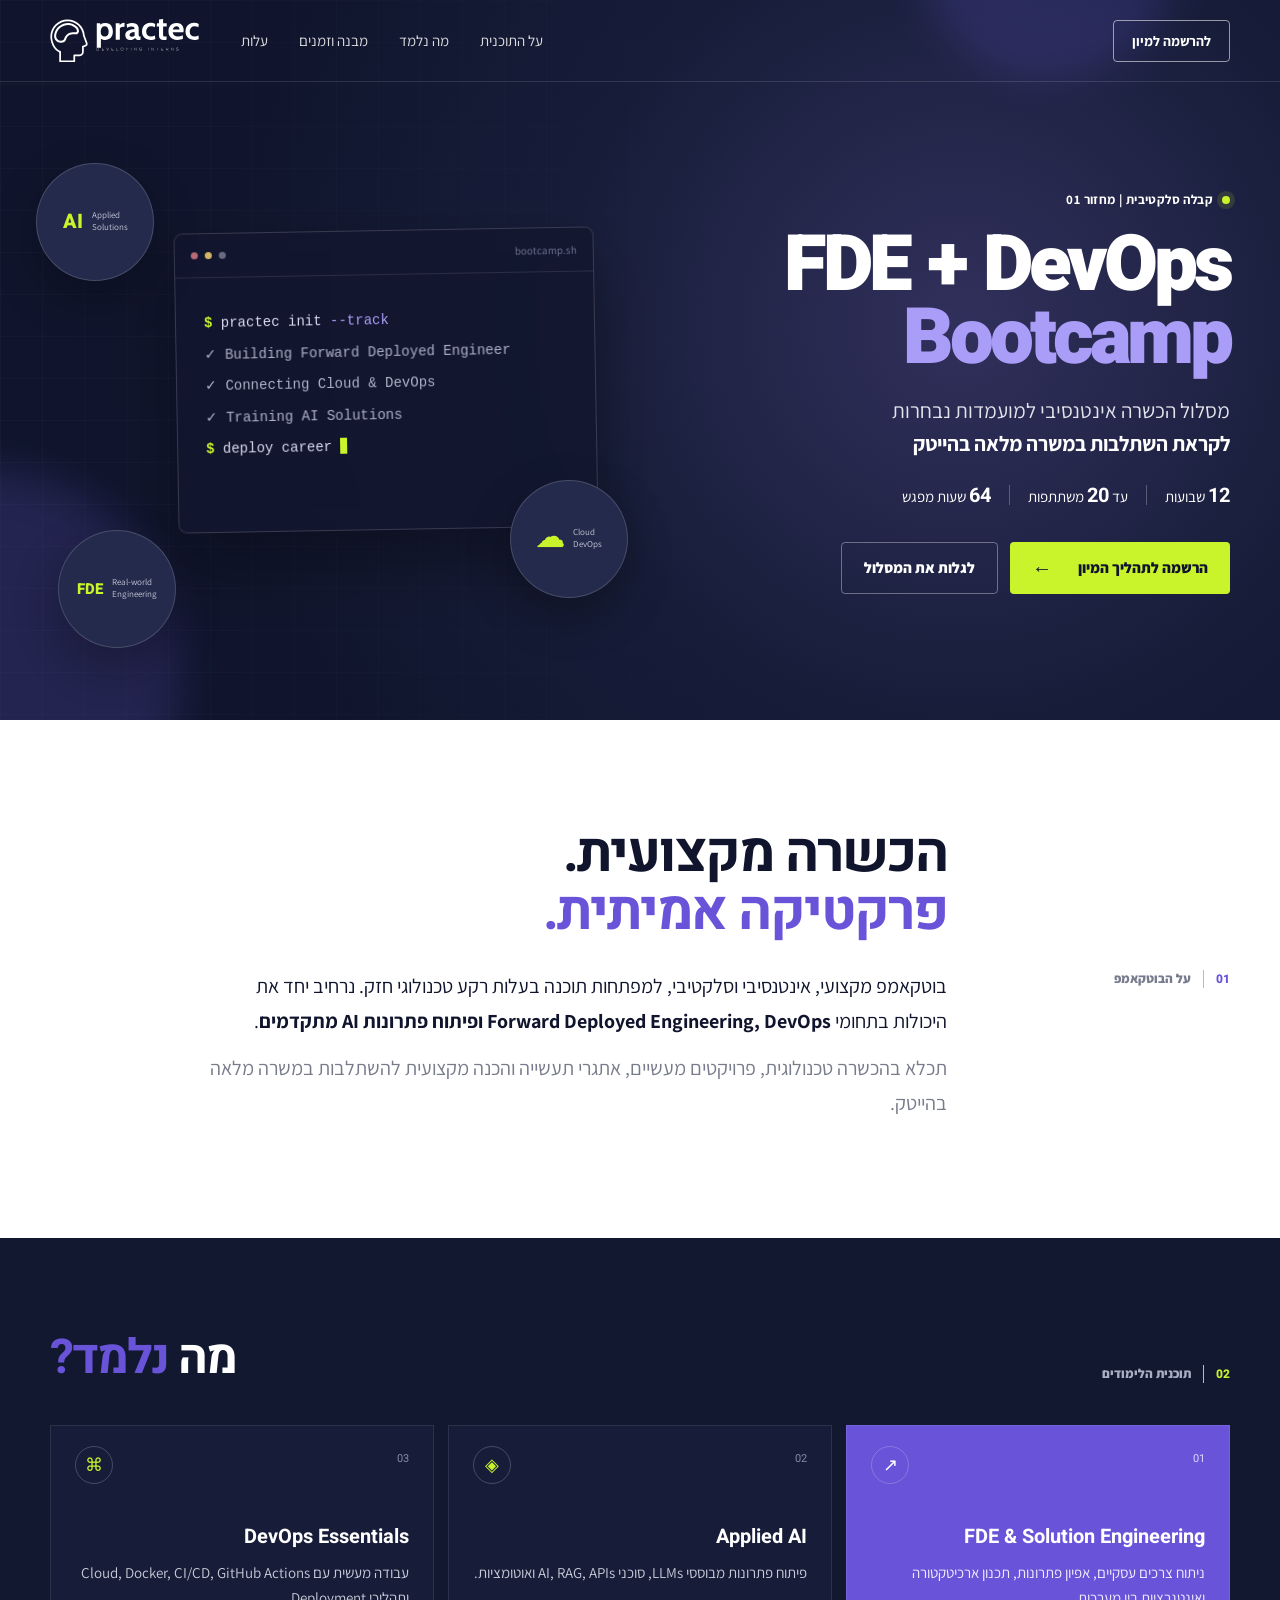
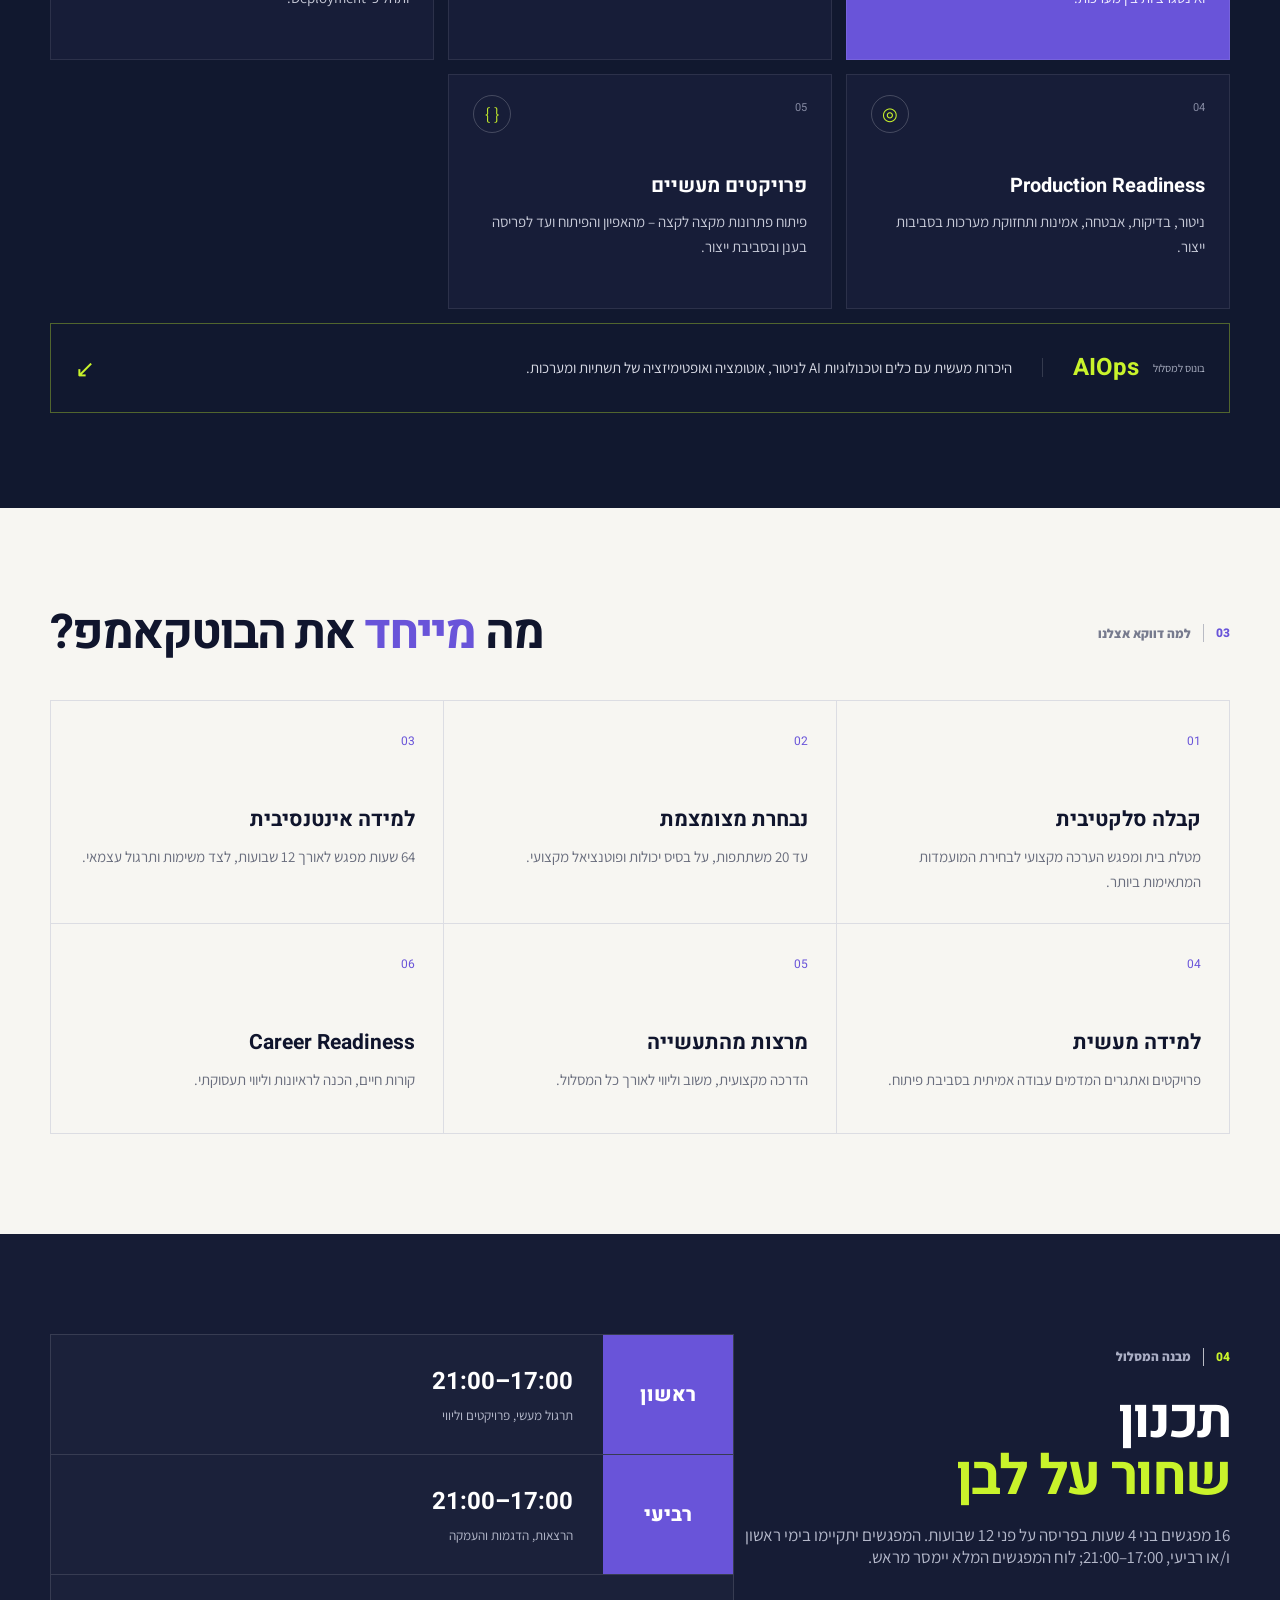
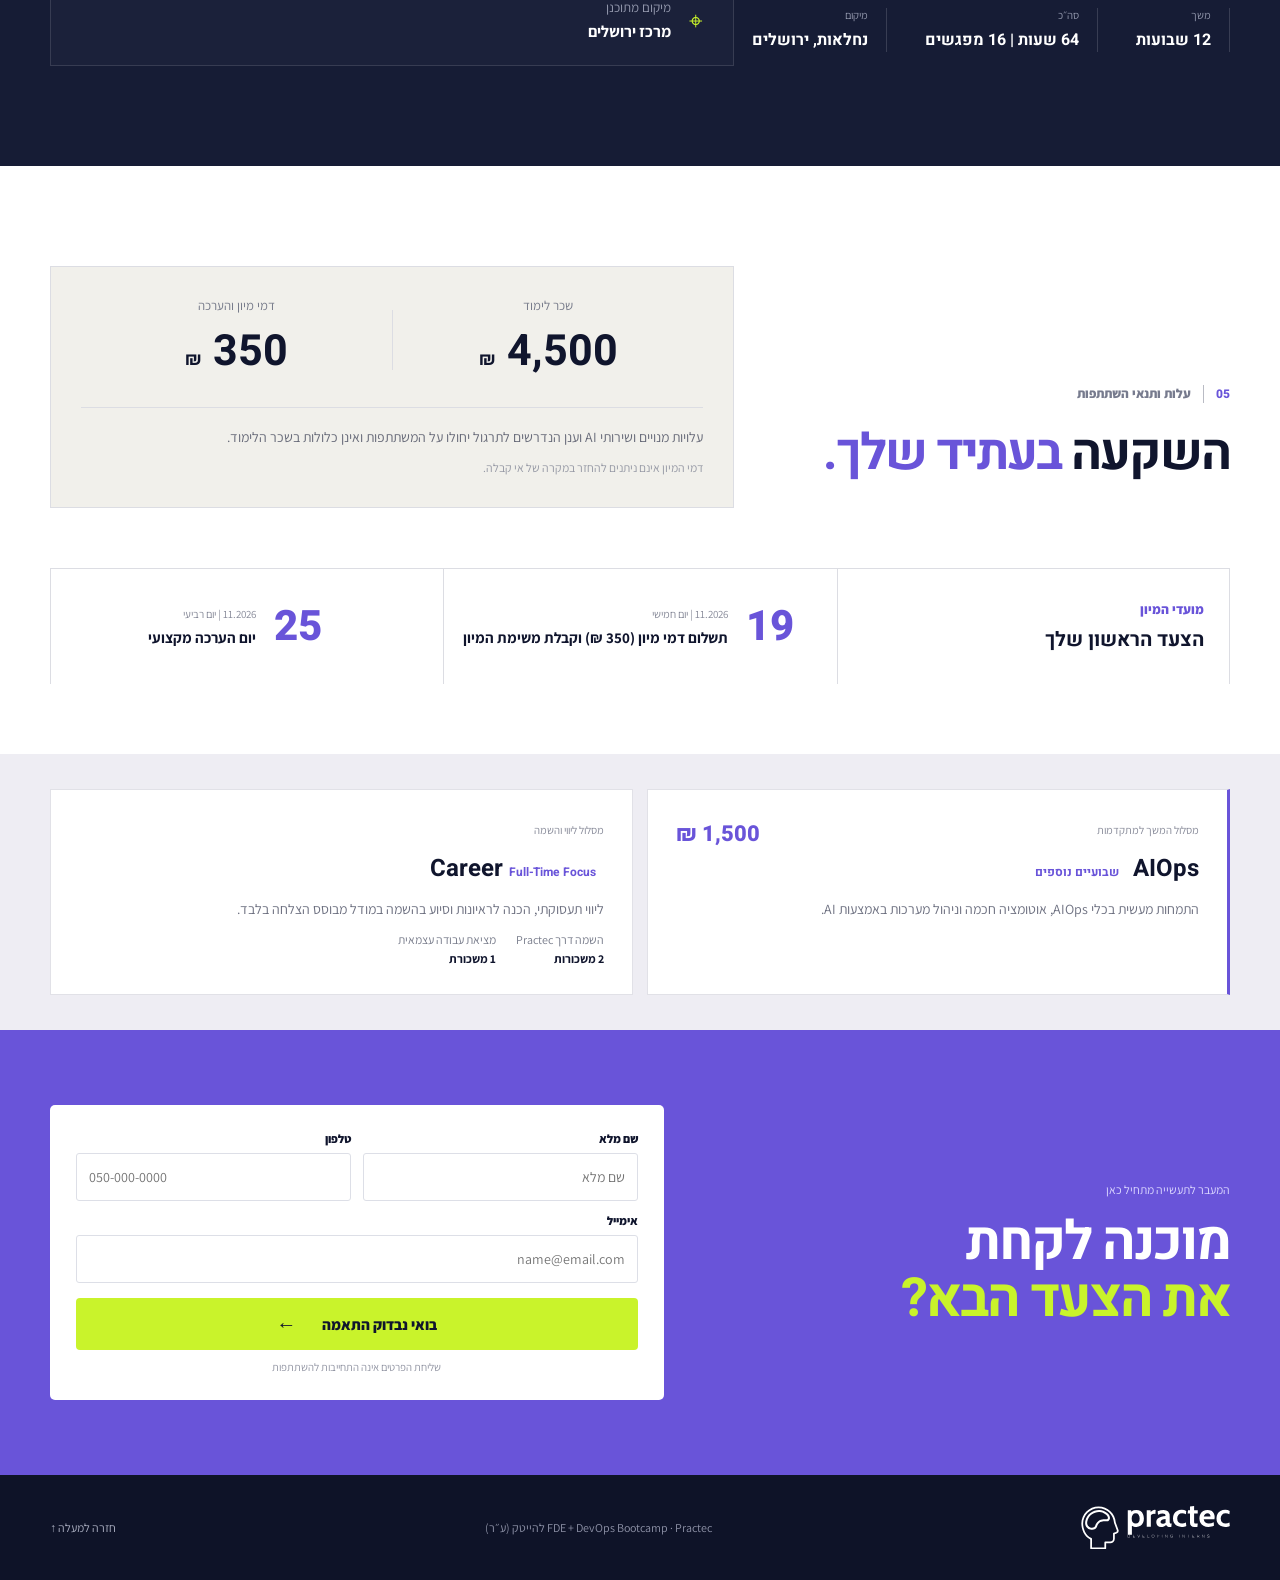
<file: index.html>
<!doctype html>
<html lang="he" dir="rtl">
<head>
  <meta charset="UTF-8" />
  <meta name="viewport" content="width=device-width, initial-scale=1.0" />
  <title>FDE + DevOps Bootcamp | Practec</title>
  <meta name="description" content="בוטקאמפ אינטנסיבי ומעשית ל-FDE, DevOps ו-AI למפתחות תוכנה" />
  <link rel="preconnect" href="https://fonts.googleapis.com">
  <link rel="preconnect" href="https://fonts.gstatic.com" crossorigin>
  <link href="https://fonts.googleapis.com/css2?family=Assistant:wght@400;500;600;700;800&family=Heebo:wght@400;500;600;700;800;900&display=swap" rel="stylesheet">
  <link rel="stylesheet" href="styles.css" />
</head>
<body>
  <header class="nav" id="nav">
    <div class="container nav-inner">
      <a class="brand" href="#top" aria-label="Practec home">
        <img class="brand-logo brand-logo-header" src="assets/practec-logo-white.svg" alt="Practec להייטק">
      </a>
      <nav class="nav-links" aria-label="ניווט ראשי">
        <a href="#about">על התוכנית</a>
        <a href="#curriculum">מה נלמד</a>
        <a href="#schedule">מבנה וזמנים</a>
        <a href="#tuition">עלות</a>
      </nav>
      <a class="nav-cta" href="#apply">להרשמה למיון</a>
      <button class="menu-btn" aria-label="פתח תפריט" aria-expanded="false"><span></span><span></span></button>
    </div>
  </header>

  <main id="top">
    <section class="hero">
      <div class="hero-grid"></div>
      <div class="orb orb-one"></div><div class="orb orb-two"></div>
      <div class="container hero-inner">
        <div class="hero-copy">
          <div class="eyebrow"><span class="pulse"></span> קבלה סלקטיבית | מחזור 01</div>
          <h1>FDE + DevOps<br><em>Bootcamp</em></h1>
          <p class="hero-lead">מסלול הכשרה אינטנסיבי למועמדות נבחרות<br><strong>לקראת השתלבות במשרה מלאה בהייטק</strong></p>
          <div class="hero-tags">
            <span><b>12</b> שבועות</span><i></i>
            <span>עד <b>20</b> משתתפות</span><i></i>
            <span><b>64</b> שעות מפגש</span>
          </div>
          <div class="hero-actions">
            <a class="btn btn-primary" href="#apply">הרשמה לתהליך המיון <span>←</span></a>
            <a class="btn btn-ghost" href="#curriculum">לגלות את המסלול</a>
          </div>
        </div>
        <div class="hero-visual" aria-label="איור טכנולוגי">
          <div class="terminal-card">
            <div class="terminal-top"><span></span><span></span><span></span><small>bootcamp.sh</small></div>
            <div class="terminal-body">
              <div><b class="prompt">$</b> practec init <span>--track</span></div>
              <div class="ok">✓ Building Forward Deployed Engineer</div>
              <div class="ok">✓ Connecting Cloud & DevOps</div>
              <div class="ok">✓ Training AI Solutions</div>
              <div class="cursor-line"><b class="prompt">$</b> deploy career <span class="cursor"></span></div>
            </div>
          </div>
          <div class="tech-badge badge-ai"><span>AI</span><small>Applied<br>Solutions</small></div>
          <div class="tech-badge badge-cloud"><span>☁</span><small>Cloud<br>DevOps</small></div>
          <div class="tech-badge badge-fde"><span>FDE</span><small>Real-world<br>Engineering</small></div>
        </div>
      </div>
    </section>

    <section class="intro" id="about">
      <div class="container intro-grid">
        <div class="section-label"><span>01</span> על הבוטקאמפ</div>
        <div class="intro-content">
          <h2>הכשרה מקצועית.<br><em>פרקטיקה אמיתית.</em></h2>
          <p>בוטקאמפ מקצועי, אינטנסיבי וסלקטיבי, למפתחות תוכנה בעלות רקע טכנולוגי חזק. נרחיב יחד את היכולות בתחומי <strong>Forward Deployed Engineering, DevOps ופיתוח פתרונות AI מתקדמים</strong>.</p>
          <p>תכלא בהכשרה טכנולוגית, פרויקטים מעשיים, אתגרי תעשייה והכנה מקצועית להשתלבות במשרה מלאה בהייטק.</p>
        </div>
      </div>
    </section>

    <section class="curriculum" id="curriculum">
      <div class="container">
        <div class="section-heading">
          <div class="section-label light"><span>02</span> תוכנית הלימודים</div>
          <h2>מה <em>נלמד?</em></h2>
        </div>
        <div class="learn-grid">
          <article class="learn-card featured">
            <div class="card-num">01</div><div class="card-icon">↗</div>
            <h3>FDE & Solution Engineering</h3>
            <p>ניתוח צרכים עסקיים, אפיון פתרונות, תכנון ארכיטקטורה ואינטגרציות בין מערכות.</p>
          </article>
          <article class="learn-card">
            <div class="card-num">02</div><div class="card-icon">◈</div>
            <h3>Applied AI</h3>
            <p>פיתוח פתרונות מבוססי LLMs, סוכני AI, RAG, APIs ואוטומציות.</p>
          </article>
          <article class="learn-card">
            <div class="card-num">03</div><div class="card-icon">⌘</div>
            <h3>DevOps Essentials</h3>
            <p>עבודה מעשית עם Cloud, Docker, CI/CD, GitHub Actions ותהליכי Deployment.</p>
          </article>
          <article class="learn-card">
            <div class="card-num">04</div><div class="card-icon">◎</div>
            <h3>Production Readiness</h3>
            <p>ניטור, בדיקות, אבטחה, אמינות ותחזוקת מערכות בסביבות ייצור.</p>
          </article>
          <article class="learn-card wide">
            <div class="card-num">05</div><div class="card-icon">{ }</div>
            <h3>פרויקטים מעשיים</h3>
            <p>פיתוח פתרונות מקצה לקצה – מהאפיון והפיתוח ועד לפריסה בענן ובסביבת ייצור.</p>
          </article>
        </div>
        <div class="aiops-banner">
          <div><small>בונוס למסלול</small><strong>AIOps</strong></div>
          <p>היכרות מעשית עם כלים וטכנולוגיות AI לניטור, אוטומציה ואופטימיזציה של תשתיות ומערכות.</p>
          <span class="banner-arrow">↙</span>
        </div>
      </div>
    </section>

    <section class="unique">
      <div class="container">
        <div class="section-heading"><div class="section-label"><span>03</span> למה דווקא אצלנו</div><h2>מה <em>מייחד</em> את הבוטקאמפ?</h2></div>
        <div class="unique-grid">
          <article><span>01</span><h3>קבלה סלקטיבית</h3><p>מטלת בית ומפגש הערכה מקצועי לבחירת המועמדות המתאימות ביותר.</p></article>
          <article><span>02</span><h3>נבחרת מצומצמת</h3><p>עד 20 משתתפות, על בסיס יכולות ופוטנציאל מקצועי.</p></article>
          <article><span>03</span><h3>למידה אינטנסיבית</h3><p>64 שעות מפגש לאורך 12 שבועות, לצד משימות ותרגול עצמאי.</p></article>
          <article><span>04</span><h3>למידה מעשית</h3><p>פרויקטים ואתגרים המדמים עבודה אמיתית בסביבת פיתוח.</p></article>
          <article><span>05</span><h3>מרצות מהתעשייה</h3><p>הדרכה מקצועית, משוב וליווי לאורך כל המסלול.</p></article>
          <article><span>06</span><h3>Career Readiness</h3><p>קורות חיים, הכנה לראיונות וליווי תעסוקתי.</p></article>
        </div>
      </div>
    </section>

    <section class="schedule" id="schedule">
      <div class="container schedule-grid">
        <div class="schedule-copy">
          <div class="section-label light"><span>04</span> מבנה המסלול</div>
          <h2>תכנון<br><em>שחור על לבן</em></h2>
          <p>16 מפגשים בני 4 שעות בפריסה על פני 12 שבועות. המפגשים יתקיימו בימי ראשון ו/או רביעי, 17:00–21:00; לוח המפגשים המלא יימסר מראש.</p>
          <div class="schedule-meta">
            <div><small>משך</small><strong>12 שבועות</strong></div>
            <div><small>סה״כ</small><strong>64 שעות | 16 מפגשים</strong></div>
            <div><small>מיקום</small><strong>נחלאות, ירושלים</strong></div>
          </div>
        </div>
        <div class="days-card">
          <div class="day"><span class="day-name">ראשון</span><div><strong>17:00–21:00</strong><small>תרגול מעשי, פרויקטים וליווי</small></div></div>
          <div class="day"><span class="day-name">רביעי</span><div><strong>17:00–21:00</strong><small>הרצאות, הדגמות והעמקה</small></div></div>
          <div class="location"><span>⌖</span><div><small>מיקום מתוכנן</small><strong>מרכז ירושלים</strong></div></div>
        </div>
      </div>
    </section>

    <section class="tuition" id="tuition">
      <div class="container tuition-grid">
        <div>
          <div class="section-label"><span>05</span> עלות ותנאי השתתפות</div>
          <h2>השקעה <em>בעתיד שלך.</em></h2>
        </div>
        <div class="price-card">
          <div class="price-row"><div><small>שכר לימוד</small><strong>4,500 <span>₪</span></strong></div><div class="divider"></div><div><small>דמי מיון והערכה</small><strong>350 <span>₪</span></strong></div></div>
          <p>עלויות מנויים ושירותי AI וענן הנדרשים לתרגול יחולו על המשתתפות ואינן כלולות בשכר הלימוד.</p>
          <small class="refund">דמי המיון אינם ניתנים להחזר במקרה של אי קבלה.</small>
        </div>
      </div>
      <div class="container dates-grid">
        <div class="dates-title"><small>מועדי המיון</small><strong>הצעד הראשון שלך</strong></div>
        <div class="date-card"><span class="date-day">19</span><div><small>11.2026 | יום חמישי</small><strong>תשלום דמי מיון (350 ₪) וקבלת משימת המיון</strong></div></div>
        <div class="date-card"><span class="date-day">25</span><div><small>11.2026 | יום רביעי</small><strong>יום הערכה מקצועי</strong></div></div>
      </div>
    </section>

    <section class="continuation">
      <div class="container continuation-grid">
        <article><small>מסלול המשך למתקדמות</small><h3>AIOps <span>שבועיים נוספים</span></h3><p>התמחות מעשית בכלי AIOps, אוטומציה חכמה וניהול מערכות באמצעות AI.</p><div class="mini-price">1,500 ₪</div></article>
        <article><small>מסלול ליווי והשמה</small><h3>Career <span>Full-Time Focus</span></h3><p>ליווי תעסוקתי, הכנה לראיונות וסיוע בהשמה במודל מבוסס הצלחה בלבד.</p><div class="career-terms"><span>השמה דרך Practec <b>2 משכורות</b></span><span>מציאת עבודה עצמאית <b>1 משכורת</b></span></div></article>
      </div>
    </section>

    <section class="apply" id="apply">
      <div class="container apply-inner">
        <div class="apply-copy"><small>המעבר לתעשייה מתחיל כאן</small><h2>מוכנה לקחת<br><em>את הצעד הבא?</em></h2></div>
        <form class="apply-form" id="applyForm">
          <div class="field-row"><label>שם מלא<input type="text" name="name" required placeholder="שם מלא"></label><label>טלפון<input type="tel" name="phone" required placeholder="050-000-0000"></label></div>
          <label>אימייל<input type="email" name="email" required placeholder="name@email.com"></label>
          <button class="btn btn-primary" type="submit">בואי נבדוק התאמה <span>←</span></button>
          <p class="form-note">שליחת הפרטים אינה התחייבות להשתתפות</p>
        </form>
      </div>
    </section>
  </main>

  <footer>
    <div class="container footer-inner"><a class="brand" href="#top"><img class="brand-logo brand-logo-footer" src="assets/practec-logo-white.svg" alt="Practec להייטק"></a><p>FDE + DevOps Bootcamp · Practec להייטק (ע״ר)</p><a href="#top">חזרה למעלה ↑</a></div>
  </footer>
  <script src="script.js"></script>
</body>
</html>
</file>
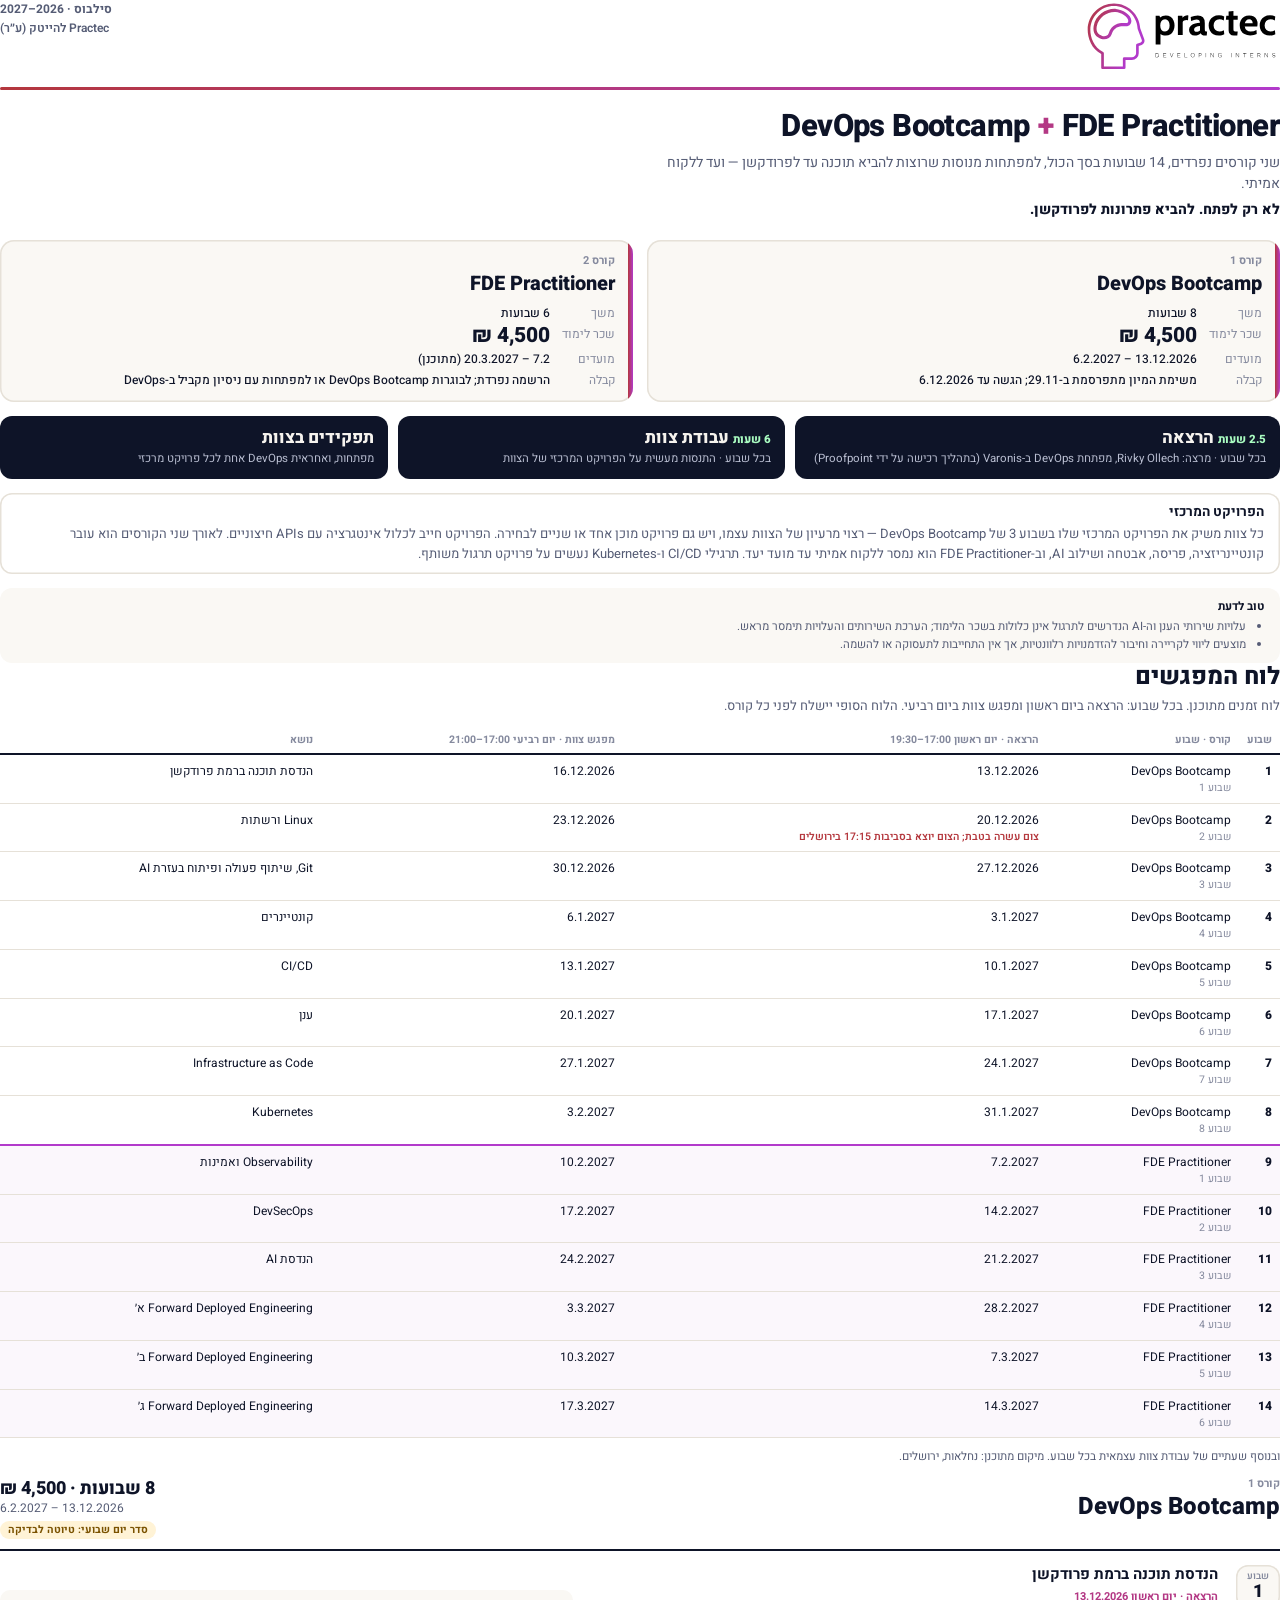
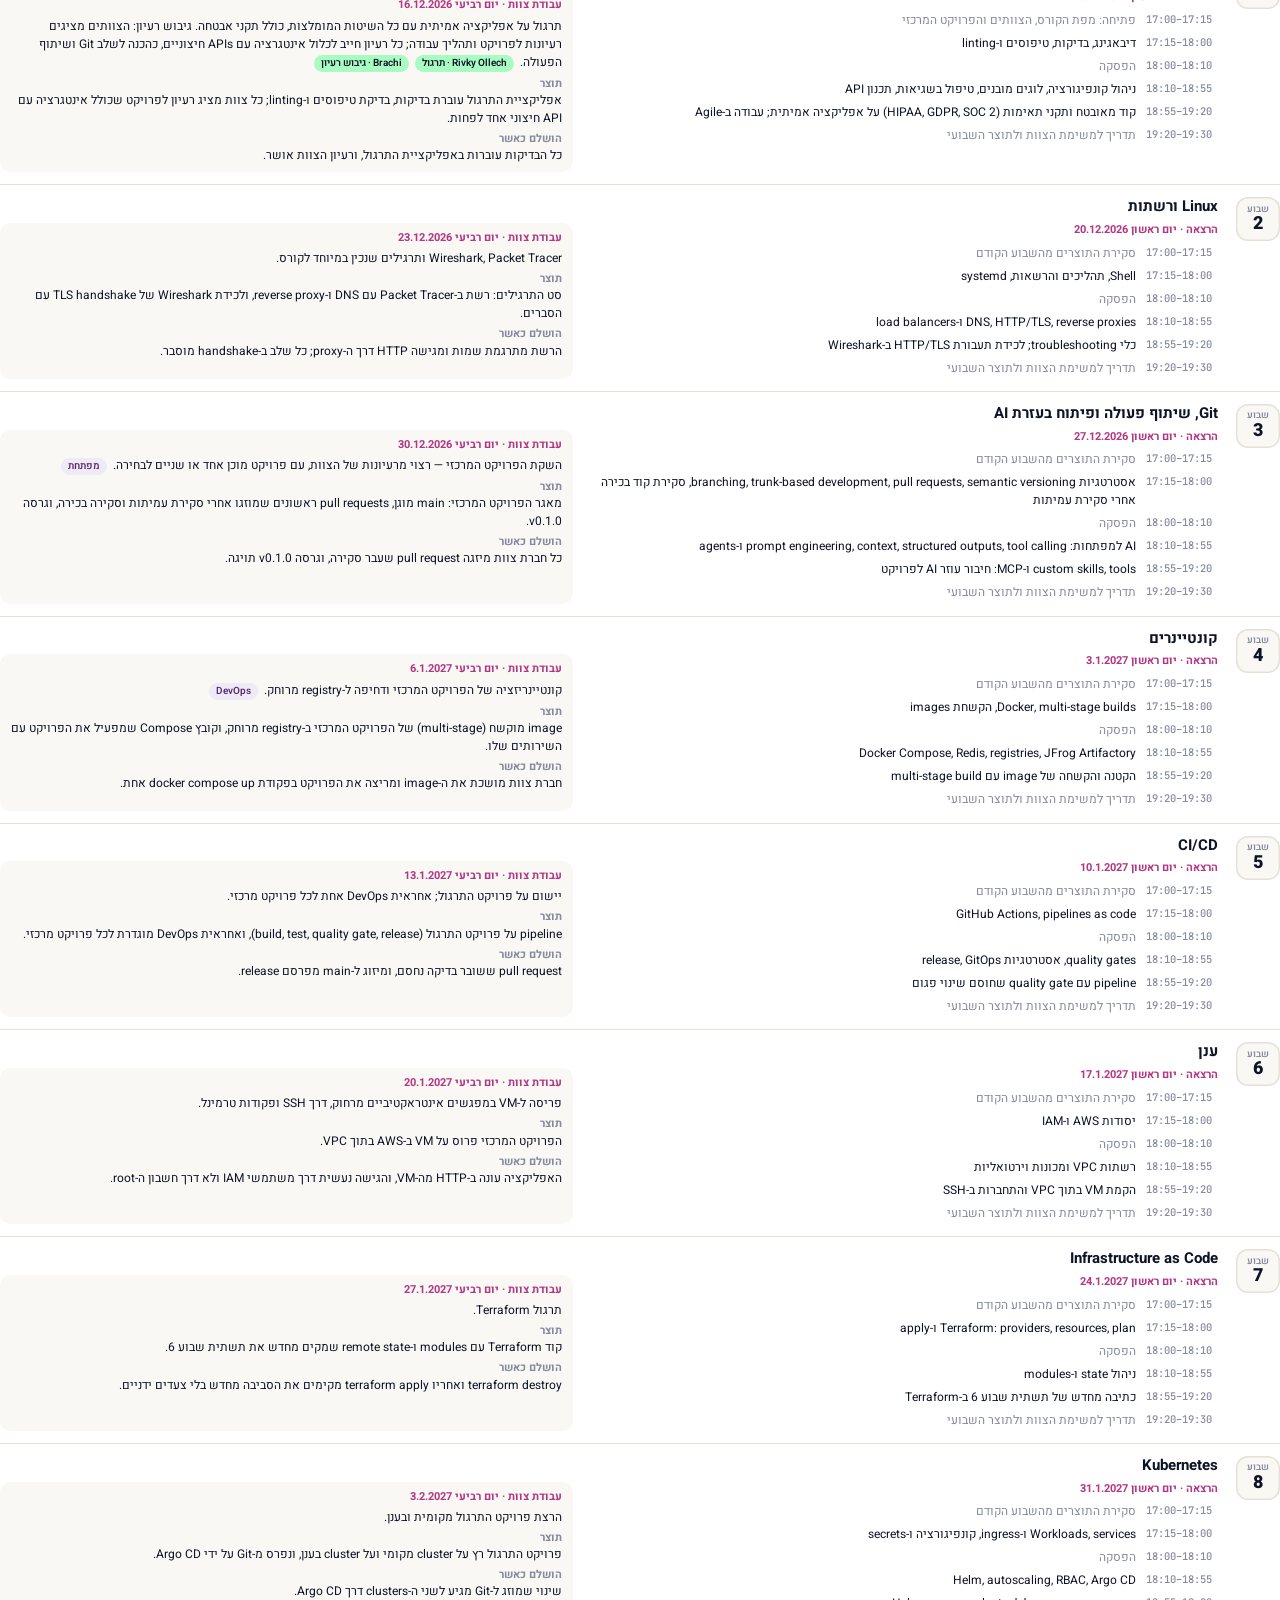
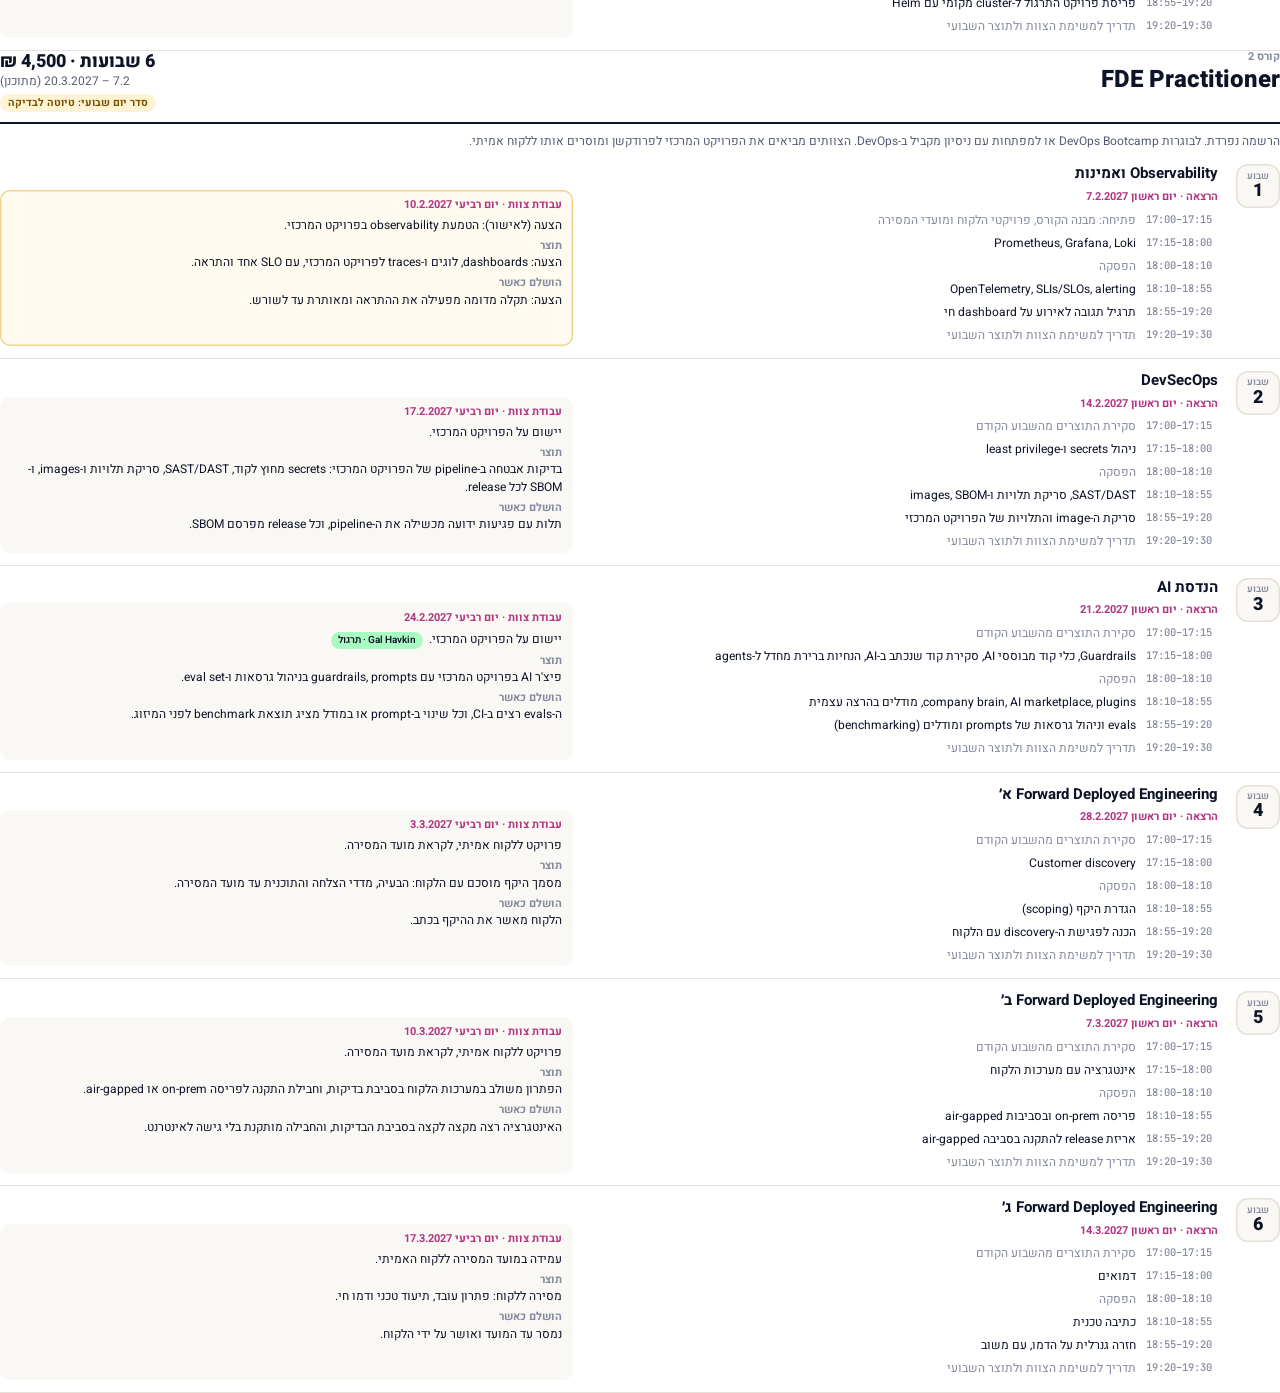
<file: syllabus/syllabus-he.html>
<!doctype html>
<html lang="he" dir="rtl">
<head><meta charset="utf-8"><title>Practec סילבוס</title>
<!-- GENERATED by build_pdf.py from content.py — edit those, not this file. -->
<style>
@font-face { font-family: "Heebo"; src: url("../video/composition/fonts/Heebo-Variable.ttf") format("truetype"); font-weight: 100 900; }
@font-face { font-family: "JetBrains Mono"; src: url("../video/composition/fonts/JetBrainsMono-Variable.ttf") format("truetype"); font-weight: 100 800; }
@page { size: A4; margin: 15mm 15mm 17mm; }
:root { --ink: #0E1428; --mute: #555C75; --soft: #858A9E; --line: #E6E1D8; --card: #FAF8F4;
  --red: #B4373D; --mag: #B23ACB; --mint: #A9FCC1; --grad: linear-gradient(90deg, #B4373D, #B23ACB); }
* { box-sizing: border-box; }
html { -webkit-print-color-adjust: exact; print-color-adjust: exact; }
body { margin: 0; font: 400 12.5px/1.5 "Heebo", Arial, sans-serif; color: var(--ink); background: #fff; }
.top { display: flex; align-items: flex-start; justify-content: space-between; }
.logo { display: block; width: 197px; height: 72.5px; }
.doc-label { text-align: end; font: 600 12px/1.6 "Heebo", sans-serif; color: var(--mute); }
.doc-label b { display: block; font: 500 10.5px/1.6 "JetBrains Mono", monospace; color: var(--soft); letter-spacing: .3px; text-transform: uppercase; }
.rule { height: 3px; border-radius: 3px; background: var(--grad); margin: 14px 0 20px; }
h1 { margin: 0; font: 800 31px/1.12 "Heebo", sans-serif; letter-spacing: -.6px; text-align: start; }
h1 .plus { color: #B33884; }
.lede { margin: 8px 0 0; font-size: 14px; color: var(--mute); max-width: 640px; }
.campaign { margin: 6px 0 0; font: 800 14px/1.4 "Heebo", sans-serif; text-align: start; }
.courses { display: grid; grid-template-columns: 1fr 1fr; gap: 14px; margin: 20px 0 14px; }
.course-card { border-radius: 14px; padding: 15px 18px 13px; background: var(--card); box-shadow: inset 0 0 0 1.5px var(--line); position: relative; overflow: hidden; }
.course-card::before { content: ""; position: absolute; inset-inline-start: 0; top: 0; bottom: 0; width: 5px; background: var(--grad); }
.kicker { font: 600 10px/1 "JetBrains Mono", monospace; letter-spacing: .6px; text-transform: uppercase; color: var(--soft); }
.course-card h2 { margin: 6px 0 9px; font: 800 20px/1.15 "Heebo", sans-serif; text-align: start; }
.facts { display: grid; grid-template-columns: auto 1fr; gap: 3px 12px; margin: 0; font-size: 12px; }
.facts dt { color: var(--soft); } .facts dd { margin: 0; font-weight: 500; }
.price { font: 800 21px/1 "Heebo", sans-serif; }
.week-format { display: grid; grid-template-columns: 1.25fr 1fr 1fr; gap: 10px; margin: 0 0 14px; }
.wf { border-radius: 12px; padding: 11px 14px; background: #0E1428; color: #F6F3EE; }
.wf b { display: block; font: 800 17px/1.25 "Heebo", sans-serif; } .wf b .mint { color: var(--mint); }
.wf span { font-size: 11.5px; color: #B9BED1; }
.project { border-radius: 12px; padding: 11px 16px; box-shadow: inset 0 0 0 1.5px var(--line); }
.project h3 { margin: 0 0 3px; font: 700 13.5px/1.3 "Heebo", sans-serif; } .project p { margin: 0; color: var(--mute); }
.notes { margin-top: 14px; padding: 10px 16px; border-radius: 12px; background: var(--card); font-size: 11.5px; color: var(--mute); break-inside: avoid; }
.notes ul { margin: 3px 0 0; padding-inline-start: 18px; } .notes b { color: var(--ink); }

.calendar { break-before: page; }
.calendar h2 { margin: 0; font: 800 24px/1.2 "Heebo", sans-serif; }
.calendar .sub { margin: 4px 0 12px; color: var(--mute); }
.calendar .sub.small { margin-top: 10px; font-size: 11.5px; }
.calendar table { width: 100%; border-collapse: collapse; font-size: 12px; }
.calendar th { text-align: start; font: 700 10.5px/1.3 "Heebo", sans-serif; color: var(--soft); padding: 6px 8px; border-bottom: 2px solid var(--ink); }
.calendar td { padding: 7px 8px; border-bottom: 1px solid var(--line); vertical-align: top; }
.calendar td.n { font-weight: 800; width: 34px; }
.calendar tr.fde td { background: #FBF7FC; }
.calendar tr.fde:first-of-type td, .calendar tr.devops + tr.fde td { border-top: 2px solid var(--mag); }
.calendar .cw { display: block; font-size: 10.5px; color: var(--soft); }
.nw { white-space: nowrap; }
.calendar .note { display: block; font-size: 10.5px; color: var(--red); font-weight: 600; }

.course { break-before: page; }
.course-head { display: flex; align-items: flex-start; justify-content: space-between; gap: 12px; padding-bottom: 10px; margin-bottom: 2px; border-bottom: 2px solid var(--ink); }
.course-head h2 { margin: 0; font: 800 24px/1.15 "Heebo", sans-serif; text-align: start; }
.course-head .kicker { display: block; margin-bottom: 4px; }
.course-head .meta { text-align: end; font-size: 12px; color: var(--mute); white-space: nowrap; }
.course-head .meta b { display: block; font: 800 18px/1.2 "Heebo", sans-serif; color: var(--ink); }
.course-head .draft { display: inline-block; margin-top: 4px; padding: 1px 8px; border-radius: 99px; background: #FFF3D6; color: #7A5200; font-size: 10.5px; font-weight: 700; }
.course-intro { margin: 8px 0 2px; font-size: 12px; color: var(--mute); }
.week { display: grid; grid-template-columns: 50px 1fr; gap: 12px; padding: 12px 0; border-bottom: 1px solid var(--line); break-inside: avoid; }
.wk { width: 44px; height: 44px; border-radius: 12px; background: var(--card); box-shadow: inset 0 0 0 1.5px var(--line); display: grid; place-items: center; align-content: center; text-align: center; }
.wk small { display: block; font: 600 8.5px/1 "JetBrains Mono", monospace; letter-spacing: .5px; color: var(--soft); text-transform: uppercase; }
.wk b { display: block; font: 800 18px/1.1 "Heebo", sans-serif; }
.week h3 { margin: 0 0 6px; font: 700 15px/1.3 "Heebo", sans-serif; }
.cols { display: grid; grid-template-columns: 1.1fr 1fr; gap: 14px; }
.lab { font: 700 9.5px/1.3 "JetBrains Mono", monospace; letter-spacing: .4px; text-transform: uppercase; color: #B33884; margin-bottom: 4px; }
.agenda { width: 100%; border-collapse: collapse; font-size: 11.5px; }
.agenda td { padding: 2.5px 0; vertical-align: top; }
.agenda td.tm { width: 82px; font: 500 10.5px/1.55 "JetBrains Mono", monospace; color: var(--soft); white-space: nowrap; padding-inline-end: 8px; }
.agenda tr.aux td:last-child { color: var(--soft); }
.tw { border-radius: 10px; padding: 8px 11px; background: var(--card); font-size: 11.5px; }
.tw.proposed { box-shadow: inset 0 0 0 1.5px #F2D58A; background: #FFFBF0; }
.tw p { margin: 0 0 5px; } .tw p:last-child { margin: 0; }
.tw .k { display: block; font: 700 9.5px/1.3 "JetBrains Mono", monospace; letter-spacing: .4px; text-transform: uppercase; color: var(--soft); }
.tag { display: inline-block; margin-inline-start: 6px; padding: 0 7px; border-radius: 99px; font: 600 10px/1.7 "Heebo", sans-serif; }
.tag.lead { background: var(--mint); color: var(--ink); } .tag.role { background: #EEEAF6; color: #5B2A73; }

body { font-size: 13px; }
.kicker, .doc-label b, .wk small, .lab, .tw .k { font-family: "Heebo", sans-serif; letter-spacing: 0; text-transform: none; }
.kicker { font-size: 11px; font-weight: 700; } .lab, .tw .k { font-size: 11px; } .wk small { font-size: 9.5px; }
.doc-label b { font-size: 12px; font-weight: 700; color: var(--mute); }
h1, .course-card h2, .course-head h2 { text-align: right; }
.agenda { font-size: 12px; } .tw { font-size: 12px; }
.agenda td.tm { padding-inline-end: 0; padding-left: 10px; }   /* the time cell is LTR inside an RTL row: its gap goes on the left */
</style></head>
<body>
<header class="top"><svg class="logo" viewBox="36 107.5 228 85" role="img" aria-label="Practec"><image href="../assets/practec-logo.svg" width="300" height="300"/></svg><div class="doc-label"><b>סילבוס · 2026–2027</b><bdi dir="ltr">Practec</bdi> <bdi dir="rtl">להייטק (ע״ר)</bdi></div></header>
<div class="rule"></div>
<h1 dir="ltr">DevOps Bootcamp <span class="plus">+</span> FDE Practitioner</h1>
<p class="lede">שני קורסים נפרדים, 14 שבועות בסך הכול, למפתחות מנוסות שרוצות להביא תוכנה עד לפרודקשן — ועד ללקוח אמיתי.</p>
<p class="campaign" dir="rtl" lang="he">לא רק לפתח. להביא פתרונות לפרודקשן.</p>
<section class="courses"><div class="course-card"><div class="kicker">קורס 1</div><h2 dir="ltr">DevOps Bootcamp</h2>
<dl class="facts"><dt>משך</dt><dd>8 שבועות</dd>
<dt>שכר לימוד</dt><dd><span class="price">4,500 ₪</span></dd>
<dt>מועדים</dt><dd>13.12.2026 – 6.2.2027</dd>
<dt>קבלה</dt><dd>משימת המיון מתפרסמת ב-29.11; הגשה עד 6.12.2026</dd></dl></div><div class="course-card"><div class="kicker">קורס 2</div><h2 dir="ltr">FDE Practitioner</h2>
<dl class="facts"><dt>משך</dt><dd>6 שבועות</dd>
<dt>שכר לימוד</dt><dd><span class="price">4,500 ₪</span></dd>
<dt>מועדים</dt><dd>7.2 – 20.3.2027 (מתוכנן)</dd>
<dt>קבלה</dt><dd>הרשמה נפרדת; לבוגרות <bdi dir="ltr">DevOps Bootcamp</bdi> או למפתחות עם ניסיון מקביל ב-DevOps</dd></dl></div></section>
<section class="week-format">
  <div class="wf"><b><span class="mint">2.5 שעות</span> הרצאה</b><span>בכל שבוע · מרצה: <bdi dir="ltr">Rivky Ollech</bdi>, מפתחת DevOps ב-<bdi dir="ltr">Varonis</bdi> (בתהליך רכישה על ידי <bdi dir="ltr">Proofpoint</bdi>)</span></div>
  <div class="wf"><b><span class="mint">6 שעות</span> עבודת צוות</b><span>בכל שבוע · התנסות מעשית על הפרויקט המרכזי של הצוות</span></div>
  <div class="wf"><b>תפקידים בצוות</b><span>מפתחות, ואחראית DevOps אחת לכל פרויקט מרכזי</span></div>
</section>
<section class="project"><h3>הפרויקט המרכזי</h3><p>כל צוות משיק את הפרויקט המרכזי שלו בשבוע 3 של <bdi dir="ltr">DevOps Bootcamp</bdi> — רצוי מרעיון של הצוות עצמו, ויש גם פרויקט מוכן אחד או שניים לבחירה. הפרויקט חייב לכלול אינטגרציה עם APIs חיצוניים. לאורך שני הקורסים הוא עובר קונטיינריזציה, פריסה, אבטחה ושילוב AI, וב-<bdi dir="ltr">FDE Practitioner</bdi> הוא נמסר ללקוח אמיתי עד מועד יעד. תרגילי CI/CD ו-Kubernetes נעשים על פרויקט תרגול משותף.</p></section>
<section class="notes"><b>טוב לדעת</b><ul><li>עלויות שירותי הענן וה-AI הנדרשים לתרגול אינן כלולות בשכר הלימוד; הערכת השירותים והעלויות תימסר מראש.</li><li>מוצעים ליווי לקריירה וחיבור להזדמנויות רלוונטיות, אך אין התחייבות לתעסוקה או להשמה.</li></ul></section>
<section class="calendar"><h2>לוח המפגשים</h2><p class="sub">לוח זמנים מתוכנן. בכל שבוע: הרצאה ביום ראשון ומפגש צוות ביום רביעי. הלוח הסופי יישלח לפני כל קורס.</p><table><thead><tr><th>שבוע</th><th>קורס · שבוע</th><th>הרצאה · יום ראשון <span class="nw">17:00–19:30</span></th><th>מפגש צוות · יום רביעי <span class="nw">17:00–21:00</span></th><th>נושא</th></tr></thead><tbody><tr class="devops"><td class="n">1</td><td><bdi dir="ltr" class="nw">DevOps Bootcamp</bdi><span class="cw">שבוע 1</span></td><td>13.12.2026</td><td>16.12.2026</td><td>הנדסת תוכנה ברמת פרודקשן</td></tr><tr class="devops"><td class="n">2</td><td><bdi dir="ltr" class="nw">DevOps Bootcamp</bdi><span class="cw">שבוע 2</span></td><td>20.12.2026<span class="note">צום עשרה בטבת; הצום יוצא בסביבות 17:15 בירושלים</span></td><td>23.12.2026</td><td>Linux ורשתות</td></tr><tr class="devops"><td class="n">3</td><td><bdi dir="ltr" class="nw">DevOps Bootcamp</bdi><span class="cw">שבוע 3</span></td><td>27.12.2026</td><td>30.12.2026</td><td>Git, שיתוף פעולה ופיתוח בעזרת AI</td></tr><tr class="devops"><td class="n">4</td><td><bdi dir="ltr" class="nw">DevOps Bootcamp</bdi><span class="cw">שבוע 4</span></td><td>3.1.2027</td><td>6.1.2027</td><td>קונטיינרים</td></tr><tr class="devops"><td class="n">5</td><td><bdi dir="ltr" class="nw">DevOps Bootcamp</bdi><span class="cw">שבוע 5</span></td><td>10.1.2027</td><td>13.1.2027</td><td>CI/CD</td></tr><tr class="devops"><td class="n">6</td><td><bdi dir="ltr" class="nw">DevOps Bootcamp</bdi><span class="cw">שבוע 6</span></td><td>17.1.2027</td><td>20.1.2027</td><td>ענן</td></tr><tr class="devops"><td class="n">7</td><td><bdi dir="ltr" class="nw">DevOps Bootcamp</bdi><span class="cw">שבוע 7</span></td><td>24.1.2027</td><td>27.1.2027</td><td>Infrastructure as Code</td></tr><tr class="devops"><td class="n">8</td><td><bdi dir="ltr" class="nw">DevOps Bootcamp</bdi><span class="cw">שבוע 8</span></td><td>31.1.2027</td><td>3.2.2027</td><td>Kubernetes</td></tr><tr class="fde"><td class="n">9</td><td><bdi dir="ltr" class="nw">FDE Practitioner</bdi><span class="cw">שבוע 1</span></td><td>7.2.2027</td><td>10.2.2027</td><td>Observability ואמינות</td></tr><tr class="fde"><td class="n">10</td><td><bdi dir="ltr" class="nw">FDE Practitioner</bdi><span class="cw">שבוע 2</span></td><td>14.2.2027</td><td>17.2.2027</td><td>DevSecOps</td></tr><tr class="fde"><td class="n">11</td><td><bdi dir="ltr" class="nw">FDE Practitioner</bdi><span class="cw">שבוע 3</span></td><td>21.2.2027</td><td>24.2.2027</td><td>הנדסת AI</td></tr><tr class="fde"><td class="n">12</td><td><bdi dir="ltr" class="nw">FDE Practitioner</bdi><span class="cw">שבוע 4</span></td><td>28.2.2027</td><td>3.3.2027</td><td>Forward Deployed Engineering א׳</td></tr><tr class="fde"><td class="n">13</td><td><bdi dir="ltr" class="nw">FDE Practitioner</bdi><span class="cw">שבוע 5</span></td><td>7.3.2027</td><td>10.3.2027</td><td>Forward Deployed Engineering ב׳</td></tr><tr class="fde"><td class="n">14</td><td><bdi dir="ltr" class="nw">FDE Practitioner</bdi><span class="cw">שבוע 6</span></td><td>14.3.2027</td><td>17.3.2027</td><td>Forward Deployed Engineering ג׳</td></tr></tbody></table><p class="sub small">ובנוסף שעתיים של עבודת צוות עצמאית בכל שבוע. מיקום מתוכנן: נחלאות, ירושלים.</p></section>
<section class="course">
  <div class="course-head"><div><span class="kicker">קורס 1</span><h2 dir="ltr">DevOps Bootcamp</h2></div>
    <div class="meta"><b>8 שבועות · 4,500 ₪</b>13.12.2026 – 6.2.2027<br><span class="draft">סדר יום שבועי: טיוטה לבדיקה</span></div></div>
  <article class="week">
  <div class="wk"><small>שבוע</small><b>1</b></div>
  <div class="wbody">
    <h3>הנדסת תוכנה ברמת פרודקשן</h3>
    <div class="cols">
      <div class="lec"><div class="lab">הרצאה · יום ראשון 13.12.2026</div><table class="agenda"><tr class="aux"><td class="tm" dir="ltr">17:00–17:15</td><td>פתיחה: מפת הקורס, הצוותים והפרויקט המרכזי</td></tr><tr class="topic"><td class="tm" dir="ltr">17:15–18:00</td><td>דיבאגינג, בדיקות, טיפוסים ו-linting</td></tr><tr class="aux"><td class="tm" dir="ltr">18:00–18:10</td><td>הפסקה</td></tr><tr class="topic"><td class="tm" dir="ltr">18:10–18:55</td><td>ניהול קונפיגורציה, לוגים מובנים, טיפול בשגיאות, תכנון API</td></tr><tr class="topic"><td class="tm" dir="ltr">18:55–19:20</td><td>קוד מאובטח ותקני תאימות (HIPAA, GDPR, SOC 2) על אפליקציה אמיתית; עבודה ב-Agile</td></tr><tr class="aux"><td class="tm" dir="ltr">19:20–19:30</td><td>תדריך למשימת הצוות ולתוצר השבועי</td></tr></table></div>
      <div class="tw"><div class="lab">עבודת צוות · יום רביעי 16.12.2026</div>
        <p>תרגול על אפליקציה אמיתית עם כל השיטות המומלצות, כולל תקני אבטחה. גיבוש רעיון: הצוותים מציגים רעיונות לפרויקט ותהליך עבודה; כל רעיון חייב לכלול אינטגרציה עם APIs חיצוניים, כהכנה לשלב Git ושיתוף הפעולה.<span class="tag lead">Rivky Ollech · תרגול</span><span class="tag lead">Brachi · גיבוש רעיון</span></p>
        <p><span class="k">תוצר</span>אפליקציית התרגול עוברת בדיקות, בדיקת טיפוסים ו-linting; כל צוות מציג רעיון לפרויקט שכולל אינטגרציה עם API חיצוני אחד לפחות.</p>
        <p><span class="k">הושלם כאשר</span>כל הבדיקות עוברות באפליקציית התרגול, ורעיון הצוות אושר.</p>
      </div>
    </div>
  </div>
</article><article class="week">
  <div class="wk"><small>שבוע</small><b>2</b></div>
  <div class="wbody">
    <h3>Linux ורשתות</h3>
    <div class="cols">
      <div class="lec"><div class="lab">הרצאה · יום ראשון 20.12.2026</div><table class="agenda"><tr class="aux"><td class="tm" dir="ltr">17:00–17:15</td><td>סקירת התוצרים מהשבוע הקודם</td></tr><tr class="topic"><td class="tm" dir="ltr">17:15–18:00</td><td>Shell, תהליכים והרשאות, systemd</td></tr><tr class="aux"><td class="tm" dir="ltr">18:00–18:10</td><td>הפסקה</td></tr><tr class="topic"><td class="tm" dir="ltr">18:10–18:55</td><td>DNS, HTTP/TLS, reverse proxies ו-load balancers</td></tr><tr class="topic"><td class="tm" dir="ltr">18:55–19:20</td><td>כלי troubleshooting; לכידת תעבורת HTTP/TLS ב-Wireshark</td></tr><tr class="aux"><td class="tm" dir="ltr">19:20–19:30</td><td>תדריך למשימת הצוות ולתוצר השבועי</td></tr></table></div>
      <div class="tw"><div class="lab">עבודת צוות · יום רביעי 23.12.2026</div>
        <p>Wireshark, Packet Tracer ותרגילים שנכין במיוחד לקורס.</p>
        <p><span class="k">תוצר</span>סט התרגילים: רשת ב-Packet Tracer עם DNS ו-reverse proxy, ולכידת Wireshark של TLS handshake עם הסברים.</p>
        <p><span class="k">הושלם כאשר</span>הרשת מתרגמת שמות ומגישה HTTP דרך ה-proxy; כל שלב ב-handshake מוסבר.</p>
      </div>
    </div>
  </div>
</article><article class="week">
  <div class="wk"><small>שבוע</small><b>3</b></div>
  <div class="wbody">
    <h3>Git, שיתוף פעולה ופיתוח בעזרת AI</h3>
    <div class="cols">
      <div class="lec"><div class="lab">הרצאה · יום ראשון 27.12.2026</div><table class="agenda"><tr class="aux"><td class="tm" dir="ltr">17:00–17:15</td><td>סקירת התוצרים מהשבוע הקודם</td></tr><tr class="topic"><td class="tm" dir="ltr">17:15–18:00</td><td>אסטרטגיות branching, trunk-based development, pull requests, semantic versioning, סקירת קוד בכירה אחרי סקירת עמיתות</td></tr><tr class="aux"><td class="tm" dir="ltr">18:00–18:10</td><td>הפסקה</td></tr><tr class="topic"><td class="tm" dir="ltr">18:10–18:55</td><td>AI למפתחות: prompt engineering, context, structured outputs, tool calling ו-agents</td></tr><tr class="topic"><td class="tm" dir="ltr">18:55–19:20</td><td>custom skills, tools ו-MCP: חיבור עוזר AI לפרויקט</td></tr><tr class="aux"><td class="tm" dir="ltr">19:20–19:30</td><td>תדריך למשימת הצוות ולתוצר השבועי</td></tr></table></div>
      <div class="tw"><div class="lab">עבודת צוות · יום רביעי 30.12.2026</div>
        <p>השקת הפרויקט המרכזי — רצוי מרעיונות של הצוות, עם פרויקט מוכן אחד או שניים לבחירה.<span class="tag role">מפתחת</span></p>
        <p><span class="k">תוצר</span>מאגר הפרויקט המרכזי: main מוגן, pull requests ראשונים שמוזגו אחרי סקירת עמיתות וסקירה בכירה, וגרסה v0.1.0.</p>
        <p><span class="k">הושלם כאשר</span>כל חברת צוות מיזגה pull request שעבר סקירה, וגרסה v0.1.0 תויגה.</p>
      </div>
    </div>
  </div>
</article><article class="week">
  <div class="wk"><small>שבוע</small><b>4</b></div>
  <div class="wbody">
    <h3>קונטיינרים</h3>
    <div class="cols">
      <div class="lec"><div class="lab">הרצאה · יום ראשון 3.1.2027</div><table class="agenda"><tr class="aux"><td class="tm" dir="ltr">17:00–17:15</td><td>סקירת התוצרים מהשבוע הקודם</td></tr><tr class="topic"><td class="tm" dir="ltr">17:15–18:00</td><td>Docker, multi-stage builds, הקשחת images</td></tr><tr class="aux"><td class="tm" dir="ltr">18:00–18:10</td><td>הפסקה</td></tr><tr class="topic"><td class="tm" dir="ltr">18:10–18:55</td><td>Docker Compose, Redis, registries, JFrog Artifactory</td></tr><tr class="topic"><td class="tm" dir="ltr">18:55–19:20</td><td>הקטנה והקשחה של image עם multi-stage build</td></tr><tr class="aux"><td class="tm" dir="ltr">19:20–19:30</td><td>תדריך למשימת הצוות ולתוצר השבועי</td></tr></table></div>
      <div class="tw"><div class="lab">עבודת צוות · יום רביעי 6.1.2027</div>
        <p>קונטיינריזציה של הפרויקט המרכזי ודחיפה ל-registry מרוחק.<span class="tag role">DevOps</span></p>
        <p><span class="k">תוצר</span>image מוקשח (multi-stage) של הפרויקט המרכזי ב-registry מרוחק, וקובץ Compose שמפעיל את הפרויקט עם השירותים שלו.</p>
        <p><span class="k">הושלם כאשר</span>חברת צוות מושכת את ה-image ומריצה את הפרויקט בפקודת docker compose up אחת.</p>
      </div>
    </div>
  </div>
</article><article class="week">
  <div class="wk"><small>שבוע</small><b>5</b></div>
  <div class="wbody">
    <h3>CI/CD</h3>
    <div class="cols">
      <div class="lec"><div class="lab">הרצאה · יום ראשון 10.1.2027</div><table class="agenda"><tr class="aux"><td class="tm" dir="ltr">17:00–17:15</td><td>סקירת התוצרים מהשבוע הקודם</td></tr><tr class="topic"><td class="tm" dir="ltr">17:15–18:00</td><td>GitHub Actions, pipelines as code</td></tr><tr class="aux"><td class="tm" dir="ltr">18:00–18:10</td><td>הפסקה</td></tr><tr class="topic"><td class="tm" dir="ltr">18:10–18:55</td><td>quality gates, אסטרטגיות release, GitOps</td></tr><tr class="topic"><td class="tm" dir="ltr">18:55–19:20</td><td>pipeline עם quality gate שחוסם שינוי פגום</td></tr><tr class="aux"><td class="tm" dir="ltr">19:20–19:30</td><td>תדריך למשימת הצוות ולתוצר השבועי</td></tr></table></div>
      <div class="tw"><div class="lab">עבודת צוות · יום רביעי 13.1.2027</div>
        <p>יישום על פרויקט התרגול; אחראית DevOps אחת לכל פרויקט מרכזי.</p>
        <p><span class="k">תוצר</span>pipeline על פרויקט התרגול (build, test, quality gate, release), ואחראית DevOps מוגדרת לכל פרויקט מרכזי.</p>
        <p><span class="k">הושלם כאשר</span>pull request ששובר בדיקה נחסם, ומיזוג ל-main מפרסם release.</p>
      </div>
    </div>
  </div>
</article><article class="week">
  <div class="wk"><small>שבוע</small><b>6</b></div>
  <div class="wbody">
    <h3>ענן</h3>
    <div class="cols">
      <div class="lec"><div class="lab">הרצאה · יום ראשון 17.1.2027</div><table class="agenda"><tr class="aux"><td class="tm" dir="ltr">17:00–17:15</td><td>סקירת התוצרים מהשבוע הקודם</td></tr><tr class="topic"><td class="tm" dir="ltr">17:15–18:00</td><td>יסודות AWS ו-IAM</td></tr><tr class="aux"><td class="tm" dir="ltr">18:00–18:10</td><td>הפסקה</td></tr><tr class="topic"><td class="tm" dir="ltr">18:10–18:55</td><td>רשתות VPC ומכונות וירטואליות</td></tr><tr class="topic"><td class="tm" dir="ltr">18:55–19:20</td><td>הקמת VM בתוך VPC והתחברות ב-SSH</td></tr><tr class="aux"><td class="tm" dir="ltr">19:20–19:30</td><td>תדריך למשימת הצוות ולתוצר השבועי</td></tr></table></div>
      <div class="tw"><div class="lab">עבודת צוות · יום רביעי 20.1.2027</div>
        <p>פריסה ל-VM במפגשים אינטראקטיביים מרחוק, דרך SSH ופקודות טרמינל.</p>
        <p><span class="k">תוצר</span>הפרויקט המרכזי פרוס על VM ב-AWS בתוך VPC.</p>
        <p><span class="k">הושלם כאשר</span>האפליקציה עונה ב-HTTP מה-VM, והגישה נעשית דרך משתמשי IAM ולא דרך חשבון ה-root.</p>
      </div>
    </div>
  </div>
</article><article class="week">
  <div class="wk"><small>שבוע</small><b>7</b></div>
  <div class="wbody">
    <h3>Infrastructure as Code</h3>
    <div class="cols">
      <div class="lec"><div class="lab">הרצאה · יום ראשון 24.1.2027</div><table class="agenda"><tr class="aux"><td class="tm" dir="ltr">17:00–17:15</td><td>סקירת התוצרים מהשבוע הקודם</td></tr><tr class="topic"><td class="tm" dir="ltr">17:15–18:00</td><td>Terraform: providers, resources, plan ו-apply</td></tr><tr class="aux"><td class="tm" dir="ltr">18:00–18:10</td><td>הפסקה</td></tr><tr class="topic"><td class="tm" dir="ltr">18:10–18:55</td><td>ניהול state ו-modules</td></tr><tr class="topic"><td class="tm" dir="ltr">18:55–19:20</td><td>כתיבה מחדש של תשתית שבוע 6 ב-Terraform</td></tr><tr class="aux"><td class="tm" dir="ltr">19:20–19:30</td><td>תדריך למשימת הצוות ולתוצר השבועי</td></tr></table></div>
      <div class="tw"><div class="lab">עבודת צוות · יום רביעי 27.1.2027</div>
        <p>תרגול Terraform.</p>
        <p><span class="k">תוצר</span>קוד Terraform עם modules ו-remote state שמקים מחדש את תשתית שבוע 6.</p>
        <p><span class="k">הושלם כאשר</span>terraform destroy ואחריו terraform apply מקימים את הסביבה מחדש בלי צעדים ידניים.</p>
      </div>
    </div>
  </div>
</article><article class="week">
  <div class="wk"><small>שבוע</small><b>8</b></div>
  <div class="wbody">
    <h3>Kubernetes</h3>
    <div class="cols">
      <div class="lec"><div class="lab">הרצאה · יום ראשון 31.1.2027</div><table class="agenda"><tr class="aux"><td class="tm" dir="ltr">17:00–17:15</td><td>סקירת התוצרים מהשבוע הקודם</td></tr><tr class="topic"><td class="tm" dir="ltr">17:15–18:00</td><td>Workloads, services ו-ingress, קונפיגורציה ו-secrets</td></tr><tr class="aux"><td class="tm" dir="ltr">18:00–18:10</td><td>הפסקה</td></tr><tr class="topic"><td class="tm" dir="ltr">18:10–18:55</td><td>Helm, autoscaling, RBAC, Argo CD</td></tr><tr class="topic"><td class="tm" dir="ltr">18:55–19:20</td><td>פריסת פרויקט התרגול ל-cluster מקומי עם Helm</td></tr><tr class="aux"><td class="tm" dir="ltr">19:20–19:30</td><td>תדריך למשימת הצוות ולתוצר השבועי</td></tr></table></div>
      <div class="tw"><div class="lab">עבודת צוות · יום רביעי 3.2.2027</div>
        <p>הרצת פרויקט התרגול מקומית ובענן.</p>
        <p><span class="k">תוצר</span>פרויקט התרגול רץ על cluster מקומי ועל cluster בענן, ונפרס מ-Git על ידי Argo CD.</p>
        <p><span class="k">הושלם כאשר</span>שינוי שמוזג ל-Git מגיע לשני ה-clusters דרך Argo CD.</p>
      </div>
    </div>
  </div>
</article></section><section class="course">
  <div class="course-head"><div><span class="kicker">קורס 2</span><h2 dir="ltr">FDE Practitioner</h2></div>
    <div class="meta"><b>6 שבועות · 4,500 ₪</b>7.2 – 20.3.2027 (מתוכנן)<br><span class="draft">סדר יום שבועי: טיוטה לבדיקה</span></div></div>
  <p class="course-intro">הרשמה נפרדת. לבוגרות DevOps Bootcamp או למפתחות עם ניסיון מקביל ב-DevOps. הצוותים מביאים את הפרויקט המרכזי לפרודקשן ומוסרים אותו ללקוח אמיתי.</p><article class="week">
  <div class="wk"><small>שבוע</small><b>1</b></div>
  <div class="wbody">
    <h3>Observability ואמינות</h3>
    <div class="cols">
      <div class="lec"><div class="lab">הרצאה · יום ראשון 7.2.2027</div><table class="agenda"><tr class="aux"><td class="tm" dir="ltr">17:00–17:15</td><td>פתיחה: מבנה הקורס, פרויקטי הלקוח ומועדי המסירה</td></tr><tr class="topic"><td class="tm" dir="ltr">17:15–18:00</td><td>Prometheus, Grafana, Loki</td></tr><tr class="aux"><td class="tm" dir="ltr">18:00–18:10</td><td>הפסקה</td></tr><tr class="topic"><td class="tm" dir="ltr">18:10–18:55</td><td>OpenTelemetry, SLIs/SLOs, alerting</td></tr><tr class="topic"><td class="tm" dir="ltr">18:55–19:20</td><td>תרגיל תגובה לאירוע על dashboard חי</td></tr><tr class="aux"><td class="tm" dir="ltr">19:20–19:30</td><td>תדריך למשימת הצוות ולתוצר השבועי</td></tr></table></div>
      <div class="tw proposed"><div class="lab">עבודת צוות · יום רביעי 10.2.2027</div>
        <p>הצעה (לאישור): הטמעת observability בפרויקט המרכזי.</p>
        <p><span class="k">תוצר</span>הצעה: dashboards, לוגים ו-traces לפרויקט המרכזי, עם SLO אחד והתראה.</p>
        <p><span class="k">הושלם כאשר</span>הצעה: תקלה מדומה מפעילה את ההתראה ומאותרת עד לשורש.</p>
      </div>
    </div>
  </div>
</article><article class="week">
  <div class="wk"><small>שבוע</small><b>2</b></div>
  <div class="wbody">
    <h3>DevSecOps</h3>
    <div class="cols">
      <div class="lec"><div class="lab">הרצאה · יום ראשון 14.2.2027</div><table class="agenda"><tr class="aux"><td class="tm" dir="ltr">17:00–17:15</td><td>סקירת התוצרים מהשבוע הקודם</td></tr><tr class="topic"><td class="tm" dir="ltr">17:15–18:00</td><td>ניהול secrets ו-least privilege</td></tr><tr class="aux"><td class="tm" dir="ltr">18:00–18:10</td><td>הפסקה</td></tr><tr class="topic"><td class="tm" dir="ltr">18:10–18:55</td><td>SAST/DAST, סריקת תלויות ו-images, SBOM</td></tr><tr class="topic"><td class="tm" dir="ltr">18:55–19:20</td><td>סריקת ה-image והתלויות של הפרויקט המרכזי</td></tr><tr class="aux"><td class="tm" dir="ltr">19:20–19:30</td><td>תדריך למשימת הצוות ולתוצר השבועי</td></tr></table></div>
      <div class="tw"><div class="lab">עבודת צוות · יום רביעי 17.2.2027</div>
        <p>יישום על הפרויקט המרכזי.</p>
        <p><span class="k">תוצר</span>בדיקות אבטחה ב-pipeline של הפרויקט המרכזי: secrets מחוץ לקוד, SAST/DAST, סריקת תלויות ו-images, ו-SBOM לכל release.</p>
        <p><span class="k">הושלם כאשר</span>תלות עם פגיעות ידועה מכשילה את ה-pipeline, וכל release מפרסם SBOM.</p>
      </div>
    </div>
  </div>
</article><article class="week">
  <div class="wk"><small>שבוע</small><b>3</b></div>
  <div class="wbody">
    <h3>הנדסת AI</h3>
    <div class="cols">
      <div class="lec"><div class="lab">הרצאה · יום ראשון 21.2.2027</div><table class="agenda"><tr class="aux"><td class="tm" dir="ltr">17:00–17:15</td><td>סקירת התוצרים מהשבוע הקודם</td></tr><tr class="topic"><td class="tm" dir="ltr">17:15–18:00</td><td>Guardrails, כלי קוד מבוססי AI, סקירת קוד שנכתב ב-AI, הנחיות ברירת מחדל ל-agents</td></tr><tr class="aux"><td class="tm" dir="ltr">18:00–18:10</td><td>הפסקה</td></tr><tr class="topic"><td class="tm" dir="ltr">18:10–18:55</td><td>company brain, AI marketplace, plugins, מודלים בהרצה עצמית</td></tr><tr class="topic"><td class="tm" dir="ltr">18:55–19:20</td><td>evals וניהול גרסאות של prompts ומודלים (benchmarking)</td></tr><tr class="aux"><td class="tm" dir="ltr">19:20–19:30</td><td>תדריך למשימת הצוות ולתוצר השבועי</td></tr></table></div>
      <div class="tw"><div class="lab">עבודת צוות · יום רביעי 24.2.2027</div>
        <p>יישום על הפרויקט המרכזי.<span class="tag lead">Gal Havkin · תרגול</span></p>
        <p><span class="k">תוצר</span>פיצ'ר AI בפרויקט המרכזי עם guardrails, prompts בניהול גרסאות ו-eval set.</p>
        <p><span class="k">הושלם כאשר</span>ה-evals רצים ב-CI, וכל שינוי ב-prompt או במודל מציג תוצאת benchmark לפני המיזוג.</p>
      </div>
    </div>
  </div>
</article><article class="week">
  <div class="wk"><small>שבוע</small><b>4</b></div>
  <div class="wbody">
    <h3>Forward Deployed Engineering א׳</h3>
    <div class="cols">
      <div class="lec"><div class="lab">הרצאה · יום ראשון 28.2.2027</div><table class="agenda"><tr class="aux"><td class="tm" dir="ltr">17:00–17:15</td><td>סקירת התוצרים מהשבוע הקודם</td></tr><tr class="topic"><td class="tm" dir="ltr">17:15–18:00</td><td>Customer discovery</td></tr><tr class="aux"><td class="tm" dir="ltr">18:00–18:10</td><td>הפסקה</td></tr><tr class="topic"><td class="tm" dir="ltr">18:10–18:55</td><td>הגדרת היקף (scoping)</td></tr><tr class="topic"><td class="tm" dir="ltr">18:55–19:20</td><td>הכנה לפגישת ה-discovery עם הלקוח</td></tr><tr class="aux"><td class="tm" dir="ltr">19:20–19:30</td><td>תדריך למשימת הצוות ולתוצר השבועי</td></tr></table></div>
      <div class="tw"><div class="lab">עבודת צוות · יום רביעי 3.3.2027</div>
        <p>פרויקט ללקוח אמיתי, לקראת מועד המסירה.</p>
        <p><span class="k">תוצר</span>מסמך היקף מוסכם עם הלקוח: הבעיה, מדדי הצלחה והתוכנית עד מועד המסירה.</p>
        <p><span class="k">הושלם כאשר</span>הלקוח מאשר את ההיקף בכתב.</p>
      </div>
    </div>
  </div>
</article><article class="week">
  <div class="wk"><small>שבוע</small><b>5</b></div>
  <div class="wbody">
    <h3>Forward Deployed Engineering ב׳</h3>
    <div class="cols">
      <div class="lec"><div class="lab">הרצאה · יום ראשון 7.3.2027</div><table class="agenda"><tr class="aux"><td class="tm" dir="ltr">17:00–17:15</td><td>סקירת התוצרים מהשבוע הקודם</td></tr><tr class="topic"><td class="tm" dir="ltr">17:15–18:00</td><td>אינטגרציה עם מערכות הלקוח</td></tr><tr class="aux"><td class="tm" dir="ltr">18:00–18:10</td><td>הפסקה</td></tr><tr class="topic"><td class="tm" dir="ltr">18:10–18:55</td><td>פריסה on-prem ובסביבות air-gapped</td></tr><tr class="topic"><td class="tm" dir="ltr">18:55–19:20</td><td>אריזת release להתקנה בסביבה air-gapped</td></tr><tr class="aux"><td class="tm" dir="ltr">19:20–19:30</td><td>תדריך למשימת הצוות ולתוצר השבועי</td></tr></table></div>
      <div class="tw"><div class="lab">עבודת צוות · יום רביעי 10.3.2027</div>
        <p>פרויקט ללקוח אמיתי, לקראת מועד המסירה.</p>
        <p><span class="k">תוצר</span>הפתרון משולב במערכות הלקוח בסביבת בדיקות, וחבילת התקנה לפריסה on-prem או air-gapped.</p>
        <p><span class="k">הושלם כאשר</span>האינטגרציה רצה מקצה לקצה בסביבת הבדיקות, והחבילה מותקנת בלי גישה לאינטרנט.</p>
      </div>
    </div>
  </div>
</article><article class="week">
  <div class="wk"><small>שבוע</small><b>6</b></div>
  <div class="wbody">
    <h3>Forward Deployed Engineering ג׳</h3>
    <div class="cols">
      <div class="lec"><div class="lab">הרצאה · יום ראשון 14.3.2027</div><table class="agenda"><tr class="aux"><td class="tm" dir="ltr">17:00–17:15</td><td>סקירת התוצרים מהשבוע הקודם</td></tr><tr class="topic"><td class="tm" dir="ltr">17:15–18:00</td><td>דמואים</td></tr><tr class="aux"><td class="tm" dir="ltr">18:00–18:10</td><td>הפסקה</td></tr><tr class="topic"><td class="tm" dir="ltr">18:10–18:55</td><td>כתיבה טכנית</td></tr><tr class="topic"><td class="tm" dir="ltr">18:55–19:20</td><td>חזרה גנרלית על הדמו, עם משוב</td></tr><tr class="aux"><td class="tm" dir="ltr">19:20–19:30</td><td>תדריך למשימת הצוות ולתוצר השבועי</td></tr></table></div>
      <div class="tw"><div class="lab">עבודת צוות · יום רביעי 17.3.2027</div>
        <p>עמידה במועד המסירה ללקוח האמיתי.</p>
        <p><span class="k">תוצר</span>מסירה ללקוח: פתרון עובד, תיעוד טכני ודמו חי.</p>
        <p><span class="k">הושלם כאשר</span>נמסר עד המועד ואושר על ידי הלקוח.</p>
      </div>
    </div>
  </div>
</article></section>
</body></html>
</file>
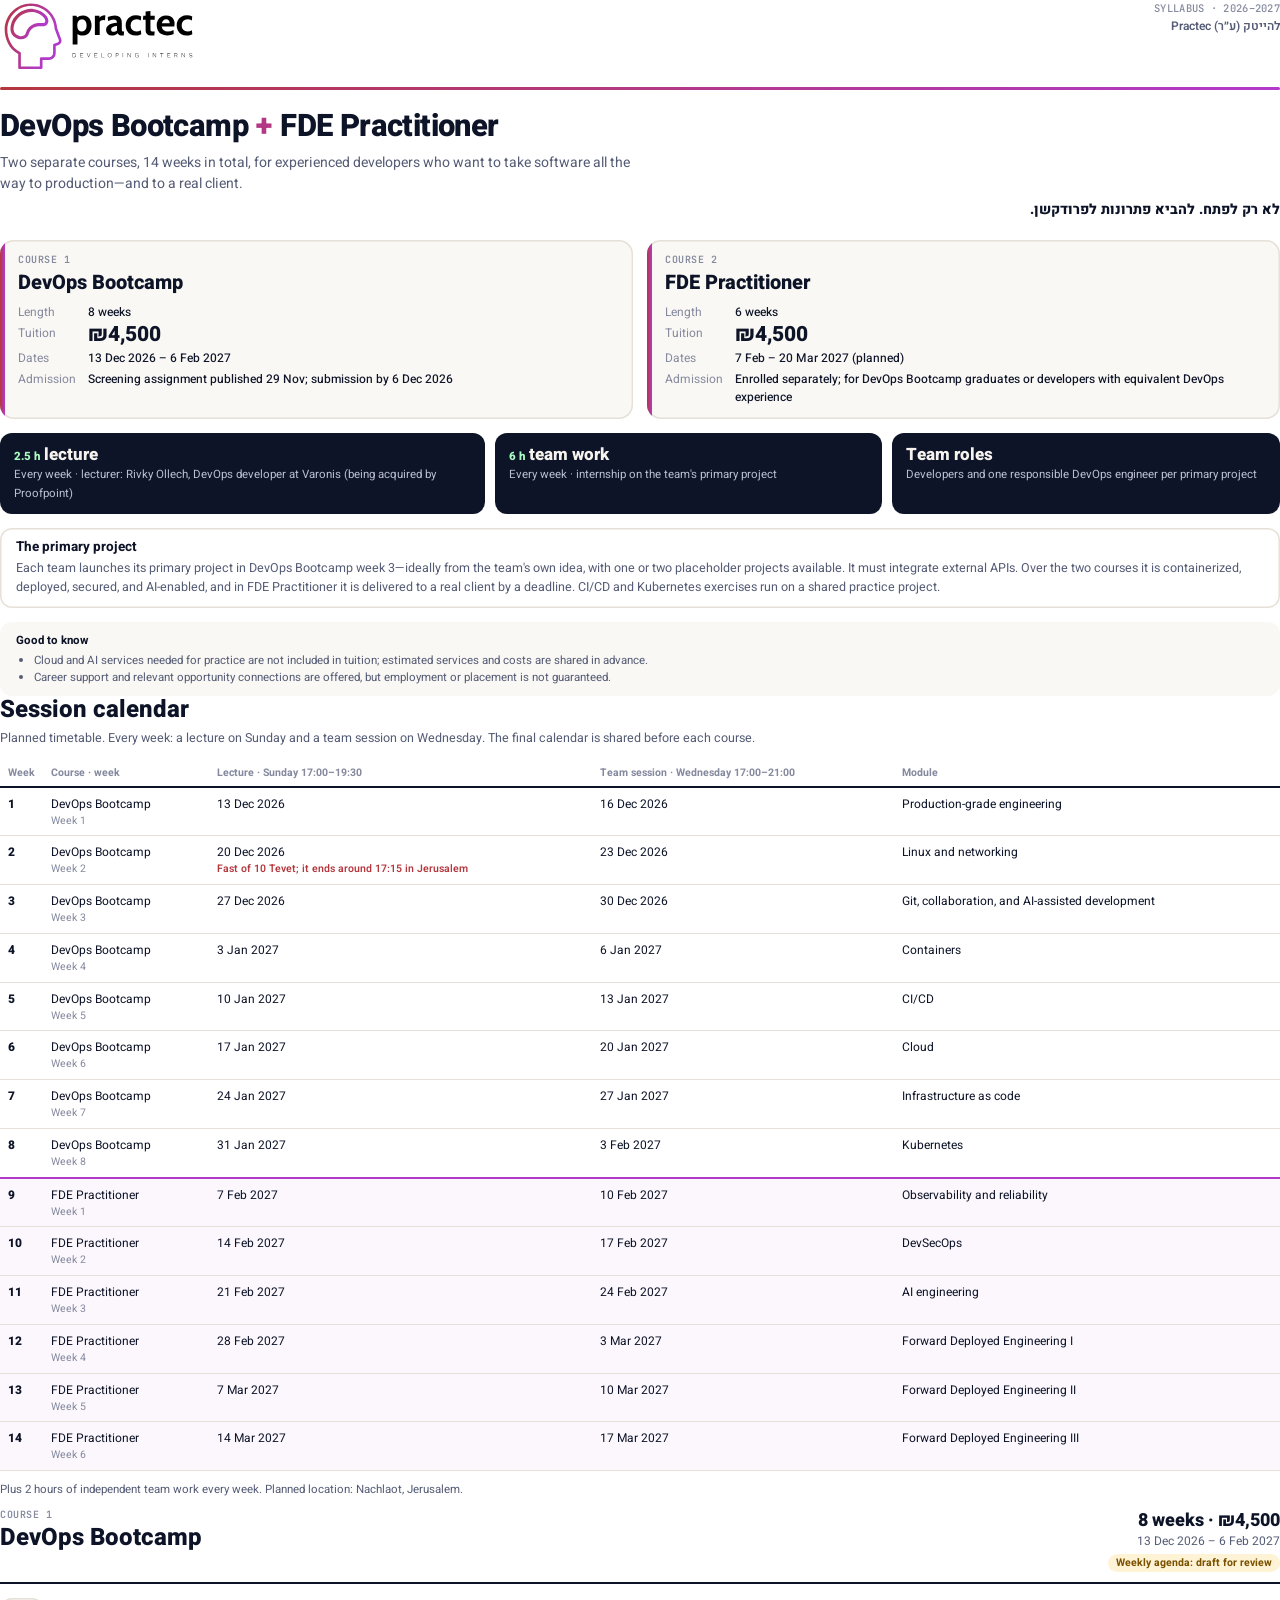
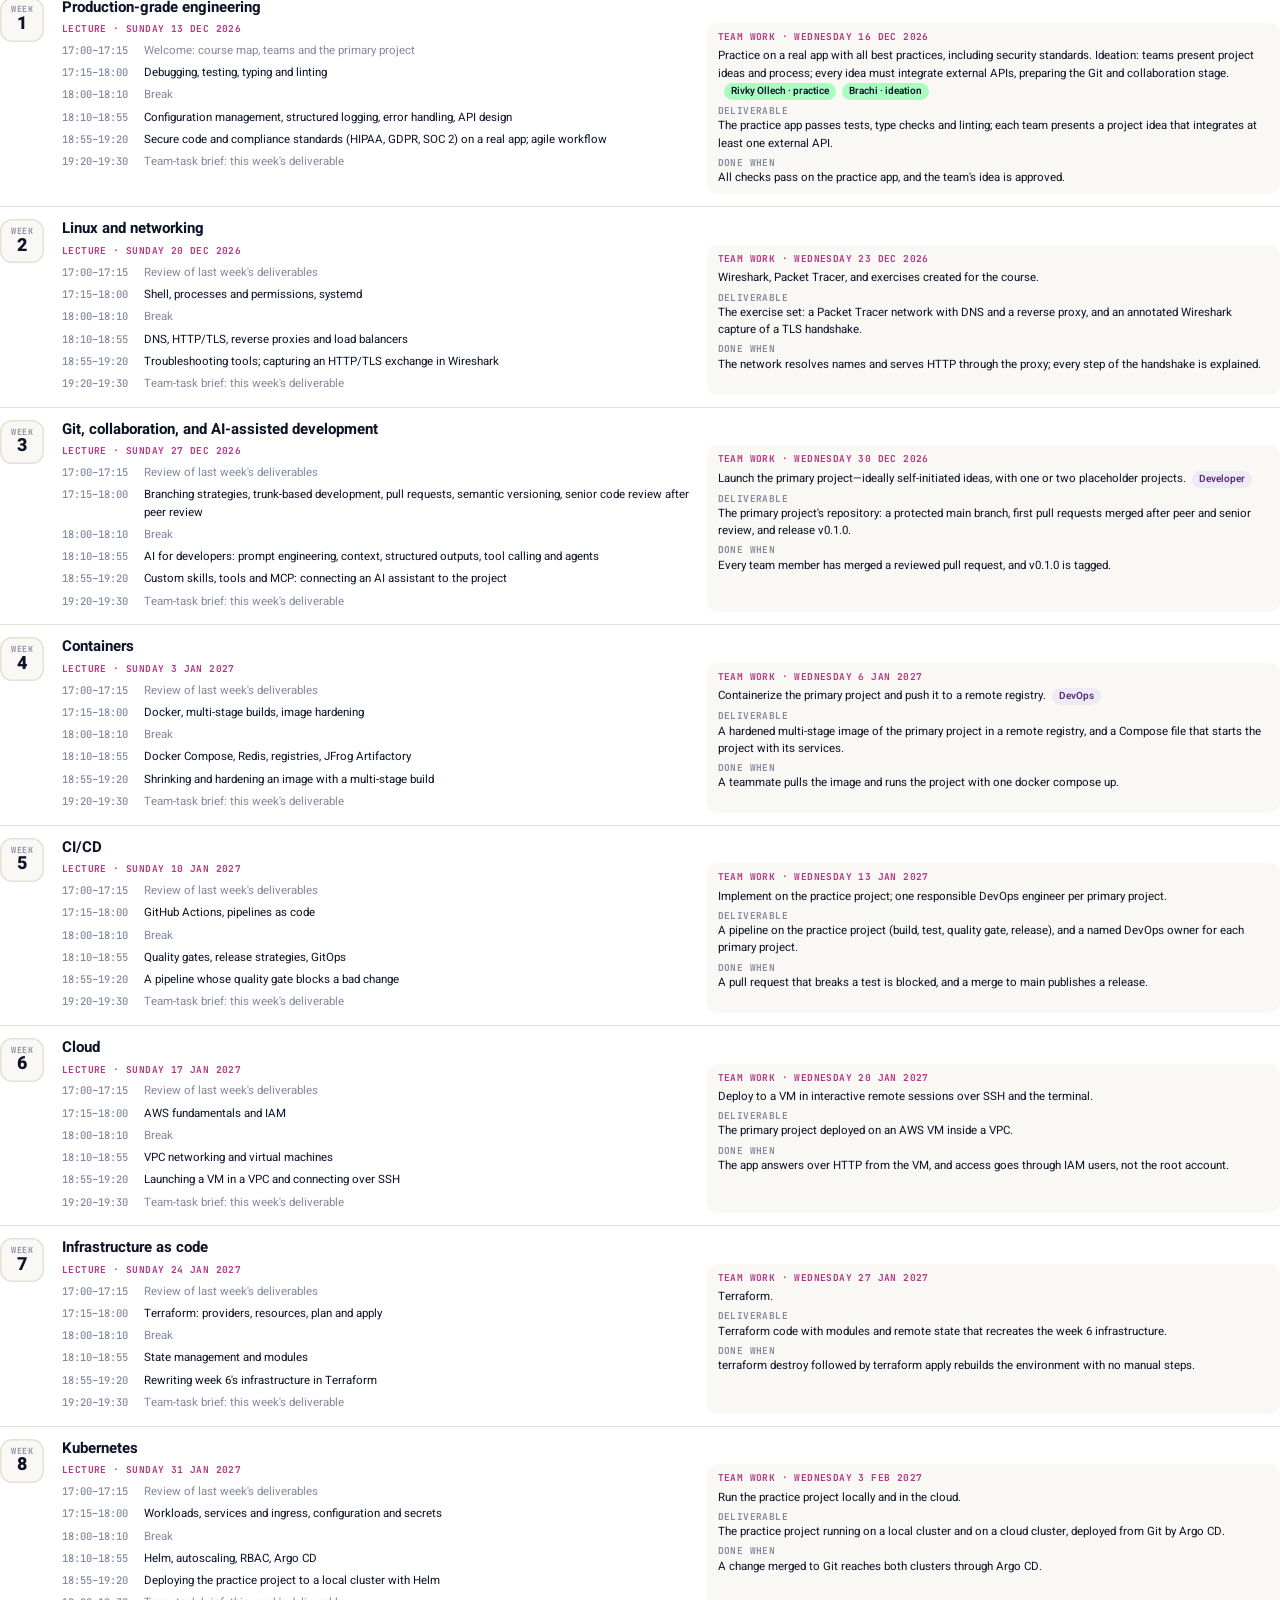
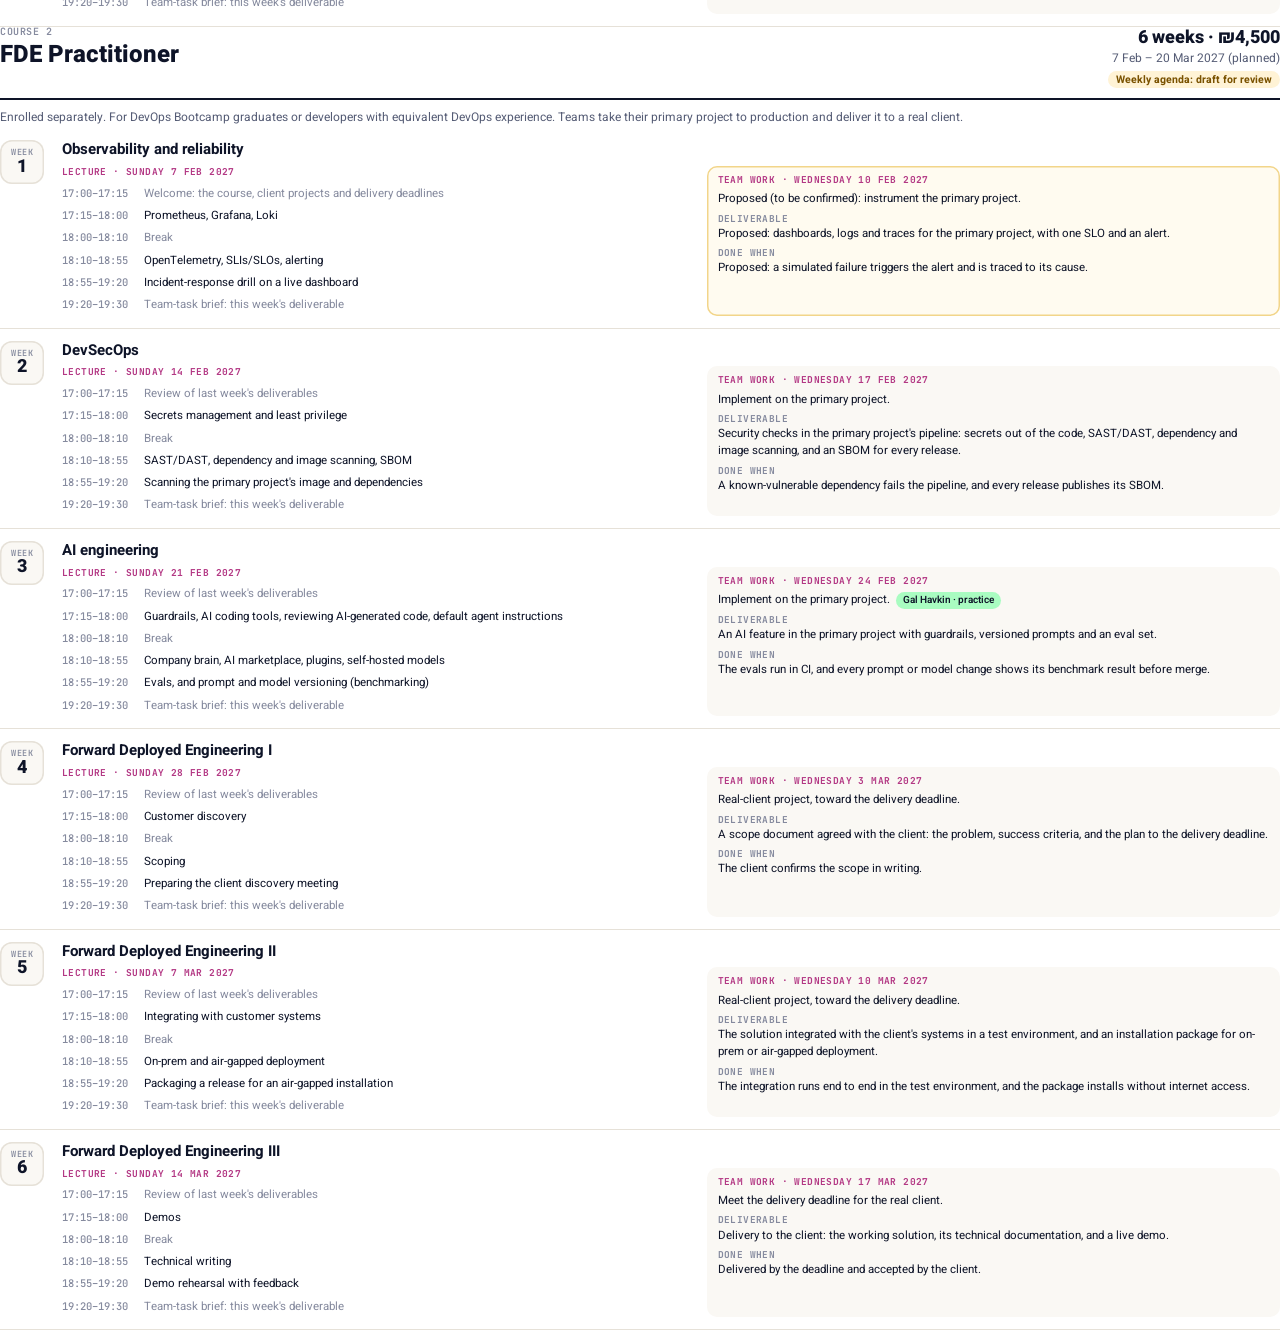
<file: syllabus/syllabus.html>
<!doctype html>
<html lang="en" dir="ltr">
<head><meta charset="utf-8"><title>Practec Syllabus</title>
<!-- GENERATED by build_pdf.py from content.py — edit those, not this file. -->
<style>
@font-face { font-family: "Heebo"; src: url("../video/composition/fonts/Heebo-Variable.ttf") format("truetype"); font-weight: 100 900; }
@font-face { font-family: "JetBrains Mono"; src: url("../video/composition/fonts/JetBrainsMono-Variable.ttf") format("truetype"); font-weight: 100 800; }
@page { size: A4; margin: 15mm 15mm 17mm; }
:root { --ink: #0E1428; --mute: #555C75; --soft: #858A9E; --line: #E6E1D8; --card: #FAF8F4;
  --red: #B4373D; --mag: #B23ACB; --mint: #A9FCC1; --grad: linear-gradient(90deg, #B4373D, #B23ACB); }
* { box-sizing: border-box; }
html { -webkit-print-color-adjust: exact; print-color-adjust: exact; }
body { margin: 0; font: 400 12.5px/1.5 "Heebo", Arial, sans-serif; color: var(--ink); background: #fff; }
.top { display: flex; align-items: flex-start; justify-content: space-between; }
.logo { display: block; width: 197px; height: 72.5px; }
.doc-label { text-align: end; font: 600 12px/1.6 "Heebo", sans-serif; color: var(--mute); }
.doc-label b { display: block; font: 500 10.5px/1.6 "JetBrains Mono", monospace; color: var(--soft); letter-spacing: .3px; text-transform: uppercase; }
.rule { height: 3px; border-radius: 3px; background: var(--grad); margin: 14px 0 20px; }
h1 { margin: 0; font: 800 31px/1.12 "Heebo", sans-serif; letter-spacing: -.6px; text-align: start; }
h1 .plus { color: #B33884; }
.lede { margin: 8px 0 0; font-size: 14px; color: var(--mute); max-width: 640px; }
.campaign { margin: 6px 0 0; font: 800 14px/1.4 "Heebo", sans-serif; text-align: start; }
.courses { display: grid; grid-template-columns: 1fr 1fr; gap: 14px; margin: 20px 0 14px; }
.course-card { border-radius: 14px; padding: 15px 18px 13px; background: var(--card); box-shadow: inset 0 0 0 1.5px var(--line); position: relative; overflow: hidden; }
.course-card::before { content: ""; position: absolute; inset-inline-start: 0; top: 0; bottom: 0; width: 5px; background: var(--grad); }
.kicker { font: 600 10px/1 "JetBrains Mono", monospace; letter-spacing: .6px; text-transform: uppercase; color: var(--soft); }
.course-card h2 { margin: 6px 0 9px; font: 800 20px/1.15 "Heebo", sans-serif; text-align: start; }
.facts { display: grid; grid-template-columns: auto 1fr; gap: 3px 12px; margin: 0; font-size: 12px; }
.facts dt { color: var(--soft); } .facts dd { margin: 0; font-weight: 500; }
.price { font: 800 21px/1 "Heebo", sans-serif; }
.week-format { display: grid; grid-template-columns: 1.25fr 1fr 1fr; gap: 10px; margin: 0 0 14px; }
.wf { border-radius: 12px; padding: 11px 14px; background: #0E1428; color: #F6F3EE; }
.wf b { display: block; font: 800 17px/1.25 "Heebo", sans-serif; } .wf b .mint { color: var(--mint); }
.wf span { font-size: 11.5px; color: #B9BED1; }
.project { border-radius: 12px; padding: 11px 16px; box-shadow: inset 0 0 0 1.5px var(--line); }
.project h3 { margin: 0 0 3px; font: 700 13.5px/1.3 "Heebo", sans-serif; } .project p { margin: 0; color: var(--mute); }
.notes { margin-top: 14px; padding: 10px 16px; border-radius: 12px; background: var(--card); font-size: 11.5px; color: var(--mute); break-inside: avoid; }
.notes ul { margin: 3px 0 0; padding-inline-start: 18px; } .notes b { color: var(--ink); }

.calendar { break-before: page; }
.calendar h2 { margin: 0; font: 800 24px/1.2 "Heebo", sans-serif; }
.calendar .sub { margin: 4px 0 12px; color: var(--mute); }
.calendar .sub.small { margin-top: 10px; font-size: 11.5px; }
.calendar table { width: 100%; border-collapse: collapse; font-size: 12px; }
.calendar th { text-align: start; font: 700 10.5px/1.3 "Heebo", sans-serif; color: var(--soft); padding: 6px 8px; border-bottom: 2px solid var(--ink); }
.calendar td { padding: 7px 8px; border-bottom: 1px solid var(--line); vertical-align: top; }
.calendar td.n { font-weight: 800; width: 34px; }
.calendar tr.fde td { background: #FBF7FC; }
.calendar tr.fde:first-of-type td, .calendar tr.devops + tr.fde td { border-top: 2px solid var(--mag); }
.calendar .cw { display: block; font-size: 10.5px; color: var(--soft); }
.nw { white-space: nowrap; }
.calendar .note { display: block; font-size: 10.5px; color: var(--red); font-weight: 600; }

.course { break-before: page; }
.course-head { display: flex; align-items: flex-start; justify-content: space-between; gap: 12px; padding-bottom: 10px; margin-bottom: 2px; border-bottom: 2px solid var(--ink); }
.course-head h2 { margin: 0; font: 800 24px/1.15 "Heebo", sans-serif; text-align: start; }
.course-head .kicker { display: block; margin-bottom: 4px; }
.course-head .meta { text-align: end; font-size: 12px; color: var(--mute); white-space: nowrap; }
.course-head .meta b { display: block; font: 800 18px/1.2 "Heebo", sans-serif; color: var(--ink); }
.course-head .draft { display: inline-block; margin-top: 4px; padding: 1px 8px; border-radius: 99px; background: #FFF3D6; color: #7A5200; font-size: 10.5px; font-weight: 700; }
.course-intro { margin: 8px 0 2px; font-size: 12px; color: var(--mute); }
.week { display: grid; grid-template-columns: 50px 1fr; gap: 12px; padding: 12px 0; border-bottom: 1px solid var(--line); break-inside: avoid; }
.wk { width: 44px; height: 44px; border-radius: 12px; background: var(--card); box-shadow: inset 0 0 0 1.5px var(--line); display: grid; place-items: center; align-content: center; text-align: center; }
.wk small { display: block; font: 600 8.5px/1 "JetBrains Mono", monospace; letter-spacing: .5px; color: var(--soft); text-transform: uppercase; }
.wk b { display: block; font: 800 18px/1.1 "Heebo", sans-serif; }
.week h3 { margin: 0 0 6px; font: 700 15px/1.3 "Heebo", sans-serif; }
.cols { display: grid; grid-template-columns: 1.1fr 1fr; gap: 14px; }
.lab { font: 700 9.5px/1.3 "JetBrains Mono", monospace; letter-spacing: .4px; text-transform: uppercase; color: #B33884; margin-bottom: 4px; }
.agenda { width: 100%; border-collapse: collapse; font-size: 11.5px; }
.agenda td { padding: 2.5px 0; vertical-align: top; }
.agenda td.tm { width: 82px; font: 500 10.5px/1.55 "JetBrains Mono", monospace; color: var(--soft); white-space: nowrap; padding-inline-end: 8px; }
.agenda tr.aux td:last-child { color: var(--soft); }
.tw { border-radius: 10px; padding: 8px 11px; background: var(--card); font-size: 11.5px; }
.tw.proposed { box-shadow: inset 0 0 0 1.5px #F2D58A; background: #FFFBF0; }
.tw p { margin: 0 0 5px; } .tw p:last-child { margin: 0; }
.tw .k { display: block; font: 700 9.5px/1.3 "JetBrains Mono", monospace; letter-spacing: .4px; text-transform: uppercase; color: var(--soft); }
.tag { display: inline-block; margin-inline-start: 6px; padding: 0 7px; border-radius: 99px; font: 600 10px/1.7 "Heebo", sans-serif; }
.tag.lead { background: var(--mint); color: var(--ink); } .tag.role { background: #EEEAF6; color: #5B2A73; }
</style></head>
<body>
<header class="top"><svg class="logo" viewBox="36 107.5 228 85" role="img" aria-label="Practec"><image href="../assets/practec-logo.svg" width="300" height="300"/></svg><div class="doc-label"><b>Syllabus · 2026–2027</b>Practec <bdi dir="rtl">להייטק (ע״ר)</bdi></div></header>
<div class="rule"></div>
<h1 dir="ltr">DevOps Bootcamp <span class="plus">+</span> FDE Practitioner</h1>
<p class="lede">Two separate courses, 14 weeks in total, for experienced developers who want to take software all the way to production—and to a real client.</p>
<p class="campaign" dir="rtl" lang="he">לא רק לפתח. להביא פתרונות לפרודקשן.</p>
<section class="courses"><div class="course-card"><div class="kicker">Course 1</div><h2 dir="ltr">DevOps Bootcamp</h2>
<dl class="facts"><dt>Length</dt><dd>8 weeks</dd>
<dt>Tuition</dt><dd><span class="price">₪4,500</span></dd>
<dt>Dates</dt><dd>13 Dec 2026 – 6 Feb 2027</dd>
<dt>Admission</dt><dd>Screening assignment published 29 Nov; submission by 6 Dec 2026</dd></dl></div><div class="course-card"><div class="kicker">Course 2</div><h2 dir="ltr">FDE Practitioner</h2>
<dl class="facts"><dt>Length</dt><dd>6 weeks</dd>
<dt>Tuition</dt><dd><span class="price">₪4,500</span></dd>
<dt>Dates</dt><dd>7 Feb – 20 Mar 2027 (planned)</dd>
<dt>Admission</dt><dd>Enrolled separately; for DevOps Bootcamp graduates or developers with equivalent DevOps experience</dd></dl></div></section>
<section class="week-format">
  <div class="wf"><b><span class="mint">2.5 h</span> lecture</b><span>Every week · lecturer: Rivky Ollech, DevOps developer at Varonis (being acquired by Proofpoint)</span></div>
  <div class="wf"><b><span class="mint">6 h</span> team work</b><span>Every week · internship on the team's primary project</span></div>
  <div class="wf"><b>Team roles</b><span>Developers and one responsible DevOps engineer per primary project</span></div>
</section>
<section class="project"><h3>The primary project</h3><p>Each team launches its primary project in DevOps Bootcamp week 3—ideally from the team's own idea, with one or two placeholder projects available. It must integrate external APIs. Over the two courses it is containerized, deployed, secured, and AI-enabled, and in FDE Practitioner it is delivered to a real client by a deadline. CI/CD and Kubernetes exercises run on a shared practice project.</p></section>
<section class="notes"><b>Good to know</b><ul><li>Cloud and AI services needed for practice are not included in tuition; estimated services and costs are shared in advance.</li><li>Career support and relevant opportunity connections are offered, but employment or placement is not guaranteed.</li></ul></section>
<section class="calendar"><h2>Session calendar</h2><p class="sub">Planned timetable. Every week: a lecture on Sunday and a team session on Wednesday. The final calendar is shared before each course.</p><table><thead><tr><th>Week</th><th>Course · week</th><th>Lecture · Sunday <span class="nw">17:00–19:30</span></th><th>Team session · Wednesday <span class="nw">17:00–21:00</span></th><th>Module</th></tr></thead><tbody><tr class="devops"><td class="n">1</td><td><bdi dir="ltr" class="nw">DevOps Bootcamp</bdi><span class="cw">Week 1</span></td><td>13 Dec 2026</td><td>16 Dec 2026</td><td>Production-grade engineering</td></tr><tr class="devops"><td class="n">2</td><td><bdi dir="ltr" class="nw">DevOps Bootcamp</bdi><span class="cw">Week 2</span></td><td>20 Dec 2026<span class="note">Fast of 10 Tevet; it ends around 17:15 in Jerusalem</span></td><td>23 Dec 2026</td><td>Linux and networking</td></tr><tr class="devops"><td class="n">3</td><td><bdi dir="ltr" class="nw">DevOps Bootcamp</bdi><span class="cw">Week 3</span></td><td>27 Dec 2026</td><td>30 Dec 2026</td><td>Git, collaboration, and AI-assisted development</td></tr><tr class="devops"><td class="n">4</td><td><bdi dir="ltr" class="nw">DevOps Bootcamp</bdi><span class="cw">Week 4</span></td><td>3 Jan 2027</td><td>6 Jan 2027</td><td>Containers</td></tr><tr class="devops"><td class="n">5</td><td><bdi dir="ltr" class="nw">DevOps Bootcamp</bdi><span class="cw">Week 5</span></td><td>10 Jan 2027</td><td>13 Jan 2027</td><td>CI/CD</td></tr><tr class="devops"><td class="n">6</td><td><bdi dir="ltr" class="nw">DevOps Bootcamp</bdi><span class="cw">Week 6</span></td><td>17 Jan 2027</td><td>20 Jan 2027</td><td>Cloud</td></tr><tr class="devops"><td class="n">7</td><td><bdi dir="ltr" class="nw">DevOps Bootcamp</bdi><span class="cw">Week 7</span></td><td>24 Jan 2027</td><td>27 Jan 2027</td><td>Infrastructure as code</td></tr><tr class="devops"><td class="n">8</td><td><bdi dir="ltr" class="nw">DevOps Bootcamp</bdi><span class="cw">Week 8</span></td><td>31 Jan 2027</td><td>3 Feb 2027</td><td>Kubernetes</td></tr><tr class="fde"><td class="n">9</td><td><bdi dir="ltr" class="nw">FDE Practitioner</bdi><span class="cw">Week 1</span></td><td>7 Feb 2027</td><td>10 Feb 2027</td><td>Observability and reliability</td></tr><tr class="fde"><td class="n">10</td><td><bdi dir="ltr" class="nw">FDE Practitioner</bdi><span class="cw">Week 2</span></td><td>14 Feb 2027</td><td>17 Feb 2027</td><td>DevSecOps</td></tr><tr class="fde"><td class="n">11</td><td><bdi dir="ltr" class="nw">FDE Practitioner</bdi><span class="cw">Week 3</span></td><td>21 Feb 2027</td><td>24 Feb 2027</td><td>AI engineering</td></tr><tr class="fde"><td class="n">12</td><td><bdi dir="ltr" class="nw">FDE Practitioner</bdi><span class="cw">Week 4</span></td><td>28 Feb 2027</td><td>3 Mar 2027</td><td>Forward Deployed Engineering I</td></tr><tr class="fde"><td class="n">13</td><td><bdi dir="ltr" class="nw">FDE Practitioner</bdi><span class="cw">Week 5</span></td><td>7 Mar 2027</td><td>10 Mar 2027</td><td>Forward Deployed Engineering II</td></tr><tr class="fde"><td class="n">14</td><td><bdi dir="ltr" class="nw">FDE Practitioner</bdi><span class="cw">Week 6</span></td><td>14 Mar 2027</td><td>17 Mar 2027</td><td>Forward Deployed Engineering III</td></tr></tbody></table><p class="sub small">Plus 2 hours of independent team work every week. Planned location: Nachlaot, Jerusalem.</p></section>
<section class="course">
  <div class="course-head"><div><span class="kicker">Course 1</span><h2 dir="ltr">DevOps Bootcamp</h2></div>
    <div class="meta"><b>8 weeks · ₪4,500</b>13 Dec 2026 – 6 Feb 2027<br><span class="draft">Weekly agenda: draft for review</span></div></div>
  <article class="week">
  <div class="wk"><small>Week</small><b>1</b></div>
  <div class="wbody">
    <h3>Production-grade engineering</h3>
    <div class="cols">
      <div class="lec"><div class="lab">Lecture · Sunday 13 Dec 2026</div><table class="agenda"><tr class="aux"><td class="tm" dir="ltr">17:00–17:15</td><td>Welcome: course map, teams and the primary project</td></tr><tr class="topic"><td class="tm" dir="ltr">17:15–18:00</td><td>Debugging, testing, typing and linting</td></tr><tr class="aux"><td class="tm" dir="ltr">18:00–18:10</td><td>Break</td></tr><tr class="topic"><td class="tm" dir="ltr">18:10–18:55</td><td>Configuration management, structured logging, error handling, API design</td></tr><tr class="topic"><td class="tm" dir="ltr">18:55–19:20</td><td>Secure code and compliance standards (HIPAA, GDPR, SOC 2) on a real app; agile workflow</td></tr><tr class="aux"><td class="tm" dir="ltr">19:20–19:30</td><td>Team-task brief: this week's deliverable</td></tr></table></div>
      <div class="tw"><div class="lab">Team work · Wednesday 16 Dec 2026</div>
        <p>Practice on a real app with all best practices, including security standards. Ideation: teams present project ideas and process; every idea must integrate external APIs, preparing the Git and collaboration stage.<span class="tag lead">Rivky Ollech · practice</span><span class="tag lead">Brachi · ideation</span></p>
        <p><span class="k">Deliverable</span>The practice app passes tests, type checks and linting; each team presents a project idea that integrates at least one external API.</p>
        <p><span class="k">Done when</span>All checks pass on the practice app, and the team's idea is approved.</p>
      </div>
    </div>
  </div>
</article><article class="week">
  <div class="wk"><small>Week</small><b>2</b></div>
  <div class="wbody">
    <h3>Linux and networking</h3>
    <div class="cols">
      <div class="lec"><div class="lab">Lecture · Sunday 20 Dec 2026</div><table class="agenda"><tr class="aux"><td class="tm" dir="ltr">17:00–17:15</td><td>Review of last week's deliverables</td></tr><tr class="topic"><td class="tm" dir="ltr">17:15–18:00</td><td>Shell, processes and permissions, systemd</td></tr><tr class="aux"><td class="tm" dir="ltr">18:00–18:10</td><td>Break</td></tr><tr class="topic"><td class="tm" dir="ltr">18:10–18:55</td><td>DNS, HTTP/TLS, reverse proxies and load balancers</td></tr><tr class="topic"><td class="tm" dir="ltr">18:55–19:20</td><td>Troubleshooting tools; capturing an HTTP/TLS exchange in Wireshark</td></tr><tr class="aux"><td class="tm" dir="ltr">19:20–19:30</td><td>Team-task brief: this week's deliverable</td></tr></table></div>
      <div class="tw"><div class="lab">Team work · Wednesday 23 Dec 2026</div>
        <p>Wireshark, Packet Tracer, and exercises created for the course.</p>
        <p><span class="k">Deliverable</span>The exercise set: a Packet Tracer network with DNS and a reverse proxy, and an annotated Wireshark capture of a TLS handshake.</p>
        <p><span class="k">Done when</span>The network resolves names and serves HTTP through the proxy; every step of the handshake is explained.</p>
      </div>
    </div>
  </div>
</article><article class="week">
  <div class="wk"><small>Week</small><b>3</b></div>
  <div class="wbody">
    <h3>Git, collaboration, and AI-assisted development</h3>
    <div class="cols">
      <div class="lec"><div class="lab">Lecture · Sunday 27 Dec 2026</div><table class="agenda"><tr class="aux"><td class="tm" dir="ltr">17:00–17:15</td><td>Review of last week's deliverables</td></tr><tr class="topic"><td class="tm" dir="ltr">17:15–18:00</td><td>Branching strategies, trunk-based development, pull requests, semantic versioning, senior code review after peer review</td></tr><tr class="aux"><td class="tm" dir="ltr">18:00–18:10</td><td>Break</td></tr><tr class="topic"><td class="tm" dir="ltr">18:10–18:55</td><td>AI for developers: prompt engineering, context, structured outputs, tool calling and agents</td></tr><tr class="topic"><td class="tm" dir="ltr">18:55–19:20</td><td>Custom skills, tools and MCP: connecting an AI assistant to the project</td></tr><tr class="aux"><td class="tm" dir="ltr">19:20–19:30</td><td>Team-task brief: this week's deliverable</td></tr></table></div>
      <div class="tw"><div class="lab">Team work · Wednesday 30 Dec 2026</div>
        <p>Launch the primary project—ideally self-initiated ideas, with one or two placeholder projects.<span class="tag role">Developer</span></p>
        <p><span class="k">Deliverable</span>The primary project's repository: a protected main branch, first pull requests merged after peer and senior review, and release v0.1.0.</p>
        <p><span class="k">Done when</span>Every team member has merged a reviewed pull request, and v0.1.0 is tagged.</p>
      </div>
    </div>
  </div>
</article><article class="week">
  <div class="wk"><small>Week</small><b>4</b></div>
  <div class="wbody">
    <h3>Containers</h3>
    <div class="cols">
      <div class="lec"><div class="lab">Lecture · Sunday 3 Jan 2027</div><table class="agenda"><tr class="aux"><td class="tm" dir="ltr">17:00–17:15</td><td>Review of last week's deliverables</td></tr><tr class="topic"><td class="tm" dir="ltr">17:15–18:00</td><td>Docker, multi-stage builds, image hardening</td></tr><tr class="aux"><td class="tm" dir="ltr">18:00–18:10</td><td>Break</td></tr><tr class="topic"><td class="tm" dir="ltr">18:10–18:55</td><td>Docker Compose, Redis, registries, JFrog Artifactory</td></tr><tr class="topic"><td class="tm" dir="ltr">18:55–19:20</td><td>Shrinking and hardening an image with a multi-stage build</td></tr><tr class="aux"><td class="tm" dir="ltr">19:20–19:30</td><td>Team-task brief: this week's deliverable</td></tr></table></div>
      <div class="tw"><div class="lab">Team work · Wednesday 6 Jan 2027</div>
        <p>Containerize the primary project and push it to a remote registry.<span class="tag role">DevOps</span></p>
        <p><span class="k">Deliverable</span>A hardened multi-stage image of the primary project in a remote registry, and a Compose file that starts the project with its services.</p>
        <p><span class="k">Done when</span>A teammate pulls the image and runs the project with one docker compose up.</p>
      </div>
    </div>
  </div>
</article><article class="week">
  <div class="wk"><small>Week</small><b>5</b></div>
  <div class="wbody">
    <h3>CI/CD</h3>
    <div class="cols">
      <div class="lec"><div class="lab">Lecture · Sunday 10 Jan 2027</div><table class="agenda"><tr class="aux"><td class="tm" dir="ltr">17:00–17:15</td><td>Review of last week's deliverables</td></tr><tr class="topic"><td class="tm" dir="ltr">17:15–18:00</td><td>GitHub Actions, pipelines as code</td></tr><tr class="aux"><td class="tm" dir="ltr">18:00–18:10</td><td>Break</td></tr><tr class="topic"><td class="tm" dir="ltr">18:10–18:55</td><td>Quality gates, release strategies, GitOps</td></tr><tr class="topic"><td class="tm" dir="ltr">18:55–19:20</td><td>A pipeline whose quality gate blocks a bad change</td></tr><tr class="aux"><td class="tm" dir="ltr">19:20–19:30</td><td>Team-task brief: this week's deliverable</td></tr></table></div>
      <div class="tw"><div class="lab">Team work · Wednesday 13 Jan 2027</div>
        <p>Implement on the practice project; one responsible DevOps engineer per primary project.</p>
        <p><span class="k">Deliverable</span>A pipeline on the practice project (build, test, quality gate, release), and a named DevOps owner for each primary project.</p>
        <p><span class="k">Done when</span>A pull request that breaks a test is blocked, and a merge to main publishes a release.</p>
      </div>
    </div>
  </div>
</article><article class="week">
  <div class="wk"><small>Week</small><b>6</b></div>
  <div class="wbody">
    <h3>Cloud</h3>
    <div class="cols">
      <div class="lec"><div class="lab">Lecture · Sunday 17 Jan 2027</div><table class="agenda"><tr class="aux"><td class="tm" dir="ltr">17:00–17:15</td><td>Review of last week's deliverables</td></tr><tr class="topic"><td class="tm" dir="ltr">17:15–18:00</td><td>AWS fundamentals and IAM</td></tr><tr class="aux"><td class="tm" dir="ltr">18:00–18:10</td><td>Break</td></tr><tr class="topic"><td class="tm" dir="ltr">18:10–18:55</td><td>VPC networking and virtual machines</td></tr><tr class="topic"><td class="tm" dir="ltr">18:55–19:20</td><td>Launching a VM in a VPC and connecting over SSH</td></tr><tr class="aux"><td class="tm" dir="ltr">19:20–19:30</td><td>Team-task brief: this week's deliverable</td></tr></table></div>
      <div class="tw"><div class="lab">Team work · Wednesday 20 Jan 2027</div>
        <p>Deploy to a VM in interactive remote sessions over SSH and the terminal.</p>
        <p><span class="k">Deliverable</span>The primary project deployed on an AWS VM inside a VPC.</p>
        <p><span class="k">Done when</span>The app answers over HTTP from the VM, and access goes through IAM users, not the root account.</p>
      </div>
    </div>
  </div>
</article><article class="week">
  <div class="wk"><small>Week</small><b>7</b></div>
  <div class="wbody">
    <h3>Infrastructure as code</h3>
    <div class="cols">
      <div class="lec"><div class="lab">Lecture · Sunday 24 Jan 2027</div><table class="agenda"><tr class="aux"><td class="tm" dir="ltr">17:00–17:15</td><td>Review of last week's deliverables</td></tr><tr class="topic"><td class="tm" dir="ltr">17:15–18:00</td><td>Terraform: providers, resources, plan and apply</td></tr><tr class="aux"><td class="tm" dir="ltr">18:00–18:10</td><td>Break</td></tr><tr class="topic"><td class="tm" dir="ltr">18:10–18:55</td><td>State management and modules</td></tr><tr class="topic"><td class="tm" dir="ltr">18:55–19:20</td><td>Rewriting week 6's infrastructure in Terraform</td></tr><tr class="aux"><td class="tm" dir="ltr">19:20–19:30</td><td>Team-task brief: this week's deliverable</td></tr></table></div>
      <div class="tw"><div class="lab">Team work · Wednesday 27 Jan 2027</div>
        <p>Terraform.</p>
        <p><span class="k">Deliverable</span>Terraform code with modules and remote state that recreates the week 6 infrastructure.</p>
        <p><span class="k">Done when</span>terraform destroy followed by terraform apply rebuilds the environment with no manual steps.</p>
      </div>
    </div>
  </div>
</article><article class="week">
  <div class="wk"><small>Week</small><b>8</b></div>
  <div class="wbody">
    <h3>Kubernetes</h3>
    <div class="cols">
      <div class="lec"><div class="lab">Lecture · Sunday 31 Jan 2027</div><table class="agenda"><tr class="aux"><td class="tm" dir="ltr">17:00–17:15</td><td>Review of last week's deliverables</td></tr><tr class="topic"><td class="tm" dir="ltr">17:15–18:00</td><td>Workloads, services and ingress, configuration and secrets</td></tr><tr class="aux"><td class="tm" dir="ltr">18:00–18:10</td><td>Break</td></tr><tr class="topic"><td class="tm" dir="ltr">18:10–18:55</td><td>Helm, autoscaling, RBAC, Argo CD</td></tr><tr class="topic"><td class="tm" dir="ltr">18:55–19:20</td><td>Deploying the practice project to a local cluster with Helm</td></tr><tr class="aux"><td class="tm" dir="ltr">19:20–19:30</td><td>Team-task brief: this week's deliverable</td></tr></table></div>
      <div class="tw"><div class="lab">Team work · Wednesday 3 Feb 2027</div>
        <p>Run the practice project locally and in the cloud.</p>
        <p><span class="k">Deliverable</span>The practice project running on a local cluster and on a cloud cluster, deployed from Git by Argo CD.</p>
        <p><span class="k">Done when</span>A change merged to Git reaches both clusters through Argo CD.</p>
      </div>
    </div>
  </div>
</article></section><section class="course">
  <div class="course-head"><div><span class="kicker">Course 2</span><h2 dir="ltr">FDE Practitioner</h2></div>
    <div class="meta"><b>6 weeks · ₪4,500</b>7 Feb – 20 Mar 2027 (planned)<br><span class="draft">Weekly agenda: draft for review</span></div></div>
  <p class="course-intro">Enrolled separately. For DevOps Bootcamp graduates or developers with equivalent DevOps experience. Teams take their primary project to production and deliver it to a real client.</p><article class="week">
  <div class="wk"><small>Week</small><b>1</b></div>
  <div class="wbody">
    <h3>Observability and reliability</h3>
    <div class="cols">
      <div class="lec"><div class="lab">Lecture · Sunday 7 Feb 2027</div><table class="agenda"><tr class="aux"><td class="tm" dir="ltr">17:00–17:15</td><td>Welcome: the course, client projects and delivery deadlines</td></tr><tr class="topic"><td class="tm" dir="ltr">17:15–18:00</td><td>Prometheus, Grafana, Loki</td></tr><tr class="aux"><td class="tm" dir="ltr">18:00–18:10</td><td>Break</td></tr><tr class="topic"><td class="tm" dir="ltr">18:10–18:55</td><td>OpenTelemetry, SLIs/SLOs, alerting</td></tr><tr class="topic"><td class="tm" dir="ltr">18:55–19:20</td><td>Incident-response drill on a live dashboard</td></tr><tr class="aux"><td class="tm" dir="ltr">19:20–19:30</td><td>Team-task brief: this week's deliverable</td></tr></table></div>
      <div class="tw proposed"><div class="lab">Team work · Wednesday 10 Feb 2027</div>
        <p>Proposed (to be confirmed): instrument the primary project.</p>
        <p><span class="k">Deliverable</span>Proposed: dashboards, logs and traces for the primary project, with one SLO and an alert.</p>
        <p><span class="k">Done when</span>Proposed: a simulated failure triggers the alert and is traced to its cause.</p>
      </div>
    </div>
  </div>
</article><article class="week">
  <div class="wk"><small>Week</small><b>2</b></div>
  <div class="wbody">
    <h3>DevSecOps</h3>
    <div class="cols">
      <div class="lec"><div class="lab">Lecture · Sunday 14 Feb 2027</div><table class="agenda"><tr class="aux"><td class="tm" dir="ltr">17:00–17:15</td><td>Review of last week's deliverables</td></tr><tr class="topic"><td class="tm" dir="ltr">17:15–18:00</td><td>Secrets management and least privilege</td></tr><tr class="aux"><td class="tm" dir="ltr">18:00–18:10</td><td>Break</td></tr><tr class="topic"><td class="tm" dir="ltr">18:10–18:55</td><td>SAST/DAST, dependency and image scanning, SBOM</td></tr><tr class="topic"><td class="tm" dir="ltr">18:55–19:20</td><td>Scanning the primary project's image and dependencies</td></tr><tr class="aux"><td class="tm" dir="ltr">19:20–19:30</td><td>Team-task brief: this week's deliverable</td></tr></table></div>
      <div class="tw"><div class="lab">Team work · Wednesday 17 Feb 2027</div>
        <p>Implement on the primary project.</p>
        <p><span class="k">Deliverable</span>Security checks in the primary project's pipeline: secrets out of the code, SAST/DAST, dependency and image scanning, and an SBOM for every release.</p>
        <p><span class="k">Done when</span>A known-vulnerable dependency fails the pipeline, and every release publishes its SBOM.</p>
      </div>
    </div>
  </div>
</article><article class="week">
  <div class="wk"><small>Week</small><b>3</b></div>
  <div class="wbody">
    <h3>AI engineering</h3>
    <div class="cols">
      <div class="lec"><div class="lab">Lecture · Sunday 21 Feb 2027</div><table class="agenda"><tr class="aux"><td class="tm" dir="ltr">17:00–17:15</td><td>Review of last week's deliverables</td></tr><tr class="topic"><td class="tm" dir="ltr">17:15–18:00</td><td>Guardrails, AI coding tools, reviewing AI-generated code, default agent instructions</td></tr><tr class="aux"><td class="tm" dir="ltr">18:00–18:10</td><td>Break</td></tr><tr class="topic"><td class="tm" dir="ltr">18:10–18:55</td><td>Company brain, AI marketplace, plugins, self-hosted models</td></tr><tr class="topic"><td class="tm" dir="ltr">18:55–19:20</td><td>Evals, and prompt and model versioning (benchmarking)</td></tr><tr class="aux"><td class="tm" dir="ltr">19:20–19:30</td><td>Team-task brief: this week's deliverable</td></tr></table></div>
      <div class="tw"><div class="lab">Team work · Wednesday 24 Feb 2027</div>
        <p>Implement on the primary project.<span class="tag lead">Gal Havkin · practice</span></p>
        <p><span class="k">Deliverable</span>An AI feature in the primary project with guardrails, versioned prompts and an eval set.</p>
        <p><span class="k">Done when</span>The evals run in CI, and every prompt or model change shows its benchmark result before merge.</p>
      </div>
    </div>
  </div>
</article><article class="week">
  <div class="wk"><small>Week</small><b>4</b></div>
  <div class="wbody">
    <h3>Forward Deployed Engineering I</h3>
    <div class="cols">
      <div class="lec"><div class="lab">Lecture · Sunday 28 Feb 2027</div><table class="agenda"><tr class="aux"><td class="tm" dir="ltr">17:00–17:15</td><td>Review of last week's deliverables</td></tr><tr class="topic"><td class="tm" dir="ltr">17:15–18:00</td><td>Customer discovery</td></tr><tr class="aux"><td class="tm" dir="ltr">18:00–18:10</td><td>Break</td></tr><tr class="topic"><td class="tm" dir="ltr">18:10–18:55</td><td>Scoping</td></tr><tr class="topic"><td class="tm" dir="ltr">18:55–19:20</td><td>Preparing the client discovery meeting</td></tr><tr class="aux"><td class="tm" dir="ltr">19:20–19:30</td><td>Team-task brief: this week's deliverable</td></tr></table></div>
      <div class="tw"><div class="lab">Team work · Wednesday 3 Mar 2027</div>
        <p>Real-client project, toward the delivery deadline.</p>
        <p><span class="k">Deliverable</span>A scope document agreed with the client: the problem, success criteria, and the plan to the delivery deadline.</p>
        <p><span class="k">Done when</span>The client confirms the scope in writing.</p>
      </div>
    </div>
  </div>
</article><article class="week">
  <div class="wk"><small>Week</small><b>5</b></div>
  <div class="wbody">
    <h3>Forward Deployed Engineering II</h3>
    <div class="cols">
      <div class="lec"><div class="lab">Lecture · Sunday 7 Mar 2027</div><table class="agenda"><tr class="aux"><td class="tm" dir="ltr">17:00–17:15</td><td>Review of last week's deliverables</td></tr><tr class="topic"><td class="tm" dir="ltr">17:15–18:00</td><td>Integrating with customer systems</td></tr><tr class="aux"><td class="tm" dir="ltr">18:00–18:10</td><td>Break</td></tr><tr class="topic"><td class="tm" dir="ltr">18:10–18:55</td><td>On-prem and air-gapped deployment</td></tr><tr class="topic"><td class="tm" dir="ltr">18:55–19:20</td><td>Packaging a release for an air-gapped installation</td></tr><tr class="aux"><td class="tm" dir="ltr">19:20–19:30</td><td>Team-task brief: this week's deliverable</td></tr></table></div>
      <div class="tw"><div class="lab">Team work · Wednesday 10 Mar 2027</div>
        <p>Real-client project, toward the delivery deadline.</p>
        <p><span class="k">Deliverable</span>The solution integrated with the client's systems in a test environment, and an installation package for on-prem or air-gapped deployment.</p>
        <p><span class="k">Done when</span>The integration runs end to end in the test environment, and the package installs without internet access.</p>
      </div>
    </div>
  </div>
</article><article class="week">
  <div class="wk"><small>Week</small><b>6</b></div>
  <div class="wbody">
    <h3>Forward Deployed Engineering III</h3>
    <div class="cols">
      <div class="lec"><div class="lab">Lecture · Sunday 14 Mar 2027</div><table class="agenda"><tr class="aux"><td class="tm" dir="ltr">17:00–17:15</td><td>Review of last week's deliverables</td></tr><tr class="topic"><td class="tm" dir="ltr">17:15–18:00</td><td>Demos</td></tr><tr class="aux"><td class="tm" dir="ltr">18:00–18:10</td><td>Break</td></tr><tr class="topic"><td class="tm" dir="ltr">18:10–18:55</td><td>Technical writing</td></tr><tr class="topic"><td class="tm" dir="ltr">18:55–19:20</td><td>Demo rehearsal with feedback</td></tr><tr class="aux"><td class="tm" dir="ltr">19:20–19:30</td><td>Team-task brief: this week's deliverable</td></tr></table></div>
      <div class="tw"><div class="lab">Team work · Wednesday 17 Mar 2027</div>
        <p>Meet the delivery deadline for the real client.</p>
        <p><span class="k">Deliverable</span>Delivery to the client: the working solution, its technical documentation, and a live demo.</p>
        <p><span class="k">Done when</span>Delivered by the deadline and accepted by the client.</p>
      </div>
    </div>
  </div>
</article></section>
</body></html>
</file>
<file: styles.css>
:root{--ink:#10152d;--navy:#11182f;--purple:#6954d9;--lav:#a99df8;--lime:#c9f32b;--cream:#f7f6f2;--line:#dcdde3}*{box-sizing:border-box}html{scroll-behavior:smooth}body{margin:0;font-family:'Assistant',sans-serif;color:var(--ink);background:#fff}a{text-decoration:none;color:inherit}.container{width:min(1180px,calc(100% - 48px));margin:auto}.nav{height:82px;position:absolute;z-index:20;width:100%;color:white;border-bottom:1px solid rgba(255,255,255,.12)}.nav-inner{height:100%;display:flex;align-items:center;direction:ltr}.brand{display:flex;align-items:center;gap:9px;direction:ltr}
.brand-logo{display:block;height:43px;width:auto;object-fit:contain}.brand-logo-footer{height:43px}
.brand-mark{display:none;width:37px;height:37px;border-radius:50%;border:1px solid currentColor;display:none;place-items:center}.brand-mark span{font-family:'Heebo';font-weight:900;font-size:23px}.brand-name{font-family:'Heebo';font-size:24px;font-weight:800;line-height:.8}.brand-name small{display:block;font-family:'Assistant';font-size:10px;font-weight:500;letter-spacing:.2px;text-align:left;margin-top:7px}.nav-links{display:flex;gap:31px;margin-right:auto;margin-left:42px;font-size:15px;direction:rtl}.nav-links a{opacity:.85}.nav-links a:hover{opacity:1}.nav-cta{direction:rtl;border:1px solid rgba(255,255,255,.55);border-radius:4px;padding:11px 18px;font-size:14px;font-weight:700}.menu-btn{display:none}.hero{min-height:720px;position:relative;overflow:hidden;color:white;background:radial-gradient(circle at 75% 45%,#31305c 0,#171d39 38%,#10152d 72%)}.hero-grid{position:absolute;inset:0;background-image:linear-gradient(rgba(255,255,255,.025) 1px,transparent 1px),linear-gradient(90deg,rgba(255,255,255,.025) 1px,transparent 1px);background-size:42px 42px;mask-image:linear-gradient(90deg,#000,transparent 75%)}.orb{position:absolute;border-radius:50%;filter:blur(20px);opacity:.18}.orb-one{width:400px;height:400px;background:#7967ea;left:-220px;bottom:-150px}.orb-two{width:260px;height:260px;background:#6b5de0;right:8%;top:-180px}.hero-inner{min-height:720px;display:grid;grid-template-columns:52% 48%;align-items:center;padding-top:65px}.hero-copy{position:relative;z-index:2}.eyebrow{font-size:13px;font-weight:700;letter-spacing:.4px;margin-bottom:22px;display:flex;align-items:center;gap:9px}.pulse{width:8px;height:8px;border-radius:50%;background:var(--lime);box-shadow:0 0 0 5px rgba(201,243,43,.12)}.hero h1{font-family:'Heebo';font-size:78px;line-height:.93;letter-spacing:-4px;margin:0 0 20px;font-weight:900}.hero h1 em{font-style:normal;color:var(--lav)}.hero-lead{font-size:21px;line-height:1.55;margin:0 0 20px;color:#e4e4ed}.hero-lead strong{font-weight:700;color:#fff}.hero-tags{display:flex;align-items:center;gap:18px;font-size:15px;margin-bottom:32px}.hero-tags b{font-family:'Heebo';font-size:20px}.hero-tags i{height:20px;width:1px;background:rgba(255,255,255,.25)}.hero-actions{display:flex;gap:12px}.btn{height:52px;border-radius:4px;padding:0 22px;display:inline-flex;align-items:center;justify-content:center;gap:26px;font-weight:800;font-size:15px;border:0;font-family:'Assistant';cursor:pointer}.btn-primary{background:var(--lime);color:var(--ink)}.btn-primary span{font-size:20px}.btn-ghost{border:1px solid rgba(255,255,255,.35);color:#fff}.hero-visual{height:470px;position:relative;direction:ltr}.terminal-card{position:absolute;width:420px;height:300px;right:20px;top:72px;border:1px solid rgba(255,255,255,.16);border-radius:9px;background:rgba(17,21,45,.78);box-shadow:0 30px 70px rgba(0,0,0,.35);transform:rotate(-1deg);overflow:hidden;backdrop-filter:blur(10px)}.terminal-top{height:44px;border-bottom:1px solid rgba(255,255,255,.1);display:flex;align-items:center;padding:0 16px;gap:7px}.terminal-top span{width:7px;height:7px;border-radius:50%;background:#686b80}.terminal-top span:first-child{background:#bb6b78}.terminal-top span:nth-child(2){background:#d1b765}.terminal-top small{direction:ltr;margin-left:auto;color:#777c98;font-size:11px}.terminal-body{padding:30px 28px;font-family:monospace;font-size:14px;color:#d9daf0;line-height:2.25}.terminal-body span{color:#a99df8}.prompt{color:var(--lime)}.terminal-body .ok{color:#aeb2c8;margin-right:18px}.cursor{width:7px;height:16px;background:var(--lime);display:inline-block;vertical-align:-3px;animation:blink 1s steps(1) infinite}@keyframes blink{50%{opacity:0}}.tech-badge{position:absolute;direction:ltr;width:118px;height:118px;border-radius:50%;background:#242a4b;border:1px solid rgba(255,255,255,.16);display:flex;align-items:center;justify-content:center;gap:9px;color:#fff;box-shadow:0 18px 45px rgba(0,0,0,.28)}.tech-badge span{font-family:'Heebo';font-size:20px;font-weight:800;color:var(--lime)}.tech-badge small{font-size:9px;line-height:1.25;color:#c5c7d8}.badge-ai{left:-14px;top:5px}.badge-cloud{right:-12px;bottom:30px}.badge-cloud span{font-size:28px}.badge-fde{left:8px;bottom:-20px}.badge-fde span{font-size:15px}.intro{padding:105px 0}.intro-grid{display:grid;grid-template-columns:24% 76%}.section-label{font-size:13px;font-weight:800;color:#777b8e;display:flex;align-items:center;gap:12px}.section-label span{font-family:'Heebo';font-size:12px;color:var(--purple);border-left:1px solid #b9bbc4;padding-left:12px}.intro-content{max-width:760px}.intro h2,.section-heading h2,.schedule h2,.tuition h2,.apply h2{font-family:'Heebo';font-size:55px;line-height:1.05;margin:0 0 28px;letter-spacing:-2px}.intro h2 em,.section-heading h2 em,.schedule h2 em,.tuition h2 em,.apply h2 em{font-style:normal;color:var(--purple)}.intro-content p{font-size:20px;line-height:1.75;max-width:740px;margin:12px 0}.intro-content p:last-child{color:#777b8a}.curriculum{background:var(--navy);color:#fff;padding:95px 0}.section-heading{display:flex;justify-content:space-between;align-items:flex-end;margin-bottom:42px}.section-heading h2{margin:0;font-size:48px}.section-label.light{color:#aaaec4}.section-label.light span{color:var(--lime)}.learn-grid{display:grid;grid-template-columns:repeat(6,1fr);gap:14px}.learn-card{grid-column:span 2;background:#171d38;border:1px solid rgba(255,255,255,.09);min-height:235px;padding:24px;position:relative}.learn-card.featured{background:var(--purple)}.learn-card.wide{grid-column:span 2}.card-num{font-family:'Heebo';font-size:11px;color:#858aa2}.featured .card-num{color:#dcd8ff}.card-icon{position:absolute;left:24px;top:20px;width:38px;height:38px;border:1px solid rgba(255,255,255,.2);border-radius:50%;display:grid;place-items:center;color:var(--lime);font-size:18px}.featured .card-icon{color:#fff}.learn-card h3{font-family:'Heebo';font-size:20px;margin:55px 0 10px}.learn-card p{font-size:15px;line-height:1.65;color:#c7cad8;margin:0}.featured p{color:#efedff}.aiops-banner{height:90px;margin-top:14px;border:1px solid rgba(201,243,43,.35);display:flex;align-items:center;padding:0 24px;gap:30px;position:relative}.aiops-banner div{display:flex;align-items:center;gap:14px}.aiops-banner small{font-size:11px;color:#adb2c4}.aiops-banner strong{font-family:'Heebo';font-size:24px;color:var(--lime)}.aiops-banner p{border-right:1px solid rgba(255,255,255,.15);padding-right:30px;font-size:15px;color:#d7d9e4}.banner-arrow{margin-right:auto;color:var(--lime);font-size:24px}.unique{padding:100px 0;background:var(--cream)}.unique .section-heading{align-items:center}.unique-grid{display:grid;grid-template-columns:repeat(3,1fr);border-top:1px solid var(--line);border-right:1px solid var(--line)}.unique-grid article{min-height:210px;padding:28px;border-left:1px solid var(--line);border-bottom:1px solid var(--line);position:relative}.unique-grid article>span{font-family:'Heebo';font-size:12px;color:var(--purple)}.unique-grid h3{font-family:'Heebo';font-size:21px;margin:54px 0 10px}.unique-grid p{font-size:15px;line-height:1.65;color:#696d7d;margin:0}.schedule{background:#161c35;color:white;padding:100px 0}.schedule-grid{display:grid;grid-template-columns:42% 58%;align-items:center}.schedule h2{margin-top:25px;margin-bottom:18px}.schedule h2 em{color:var(--lime)}.schedule-copy>p{color:#b4b8ca;font-size:17px}.schedule-meta{display:flex;gap:38px;margin-top:40px}.schedule-meta div{border-right:1px solid rgba(255,255,255,.15);padding-right:18px}.schedule-meta small,.schedule-meta strong{display:block}.schedule-meta small{font-size:11px;color:#9297ac;margin-bottom:6px}.schedule-meta strong{font-family:'Heebo';font-size:16px}.days-card{border:1px solid rgba(255,255,255,.12);background:rgba(255,255,255,.025)}.day{height:120px;display:grid;grid-template-columns:130px 1fr;align-items:center;border-bottom:1px solid rgba(255,255,255,.12)}.day-name{height:100%;display:grid;place-items:center;background:var(--purple);font-family:'Heebo';font-weight:800;font-size:20px}.day>div{padding-right:30px;direction:rtl}.day strong,.day small{display:block}.day strong{font-family:'Heebo';font-size:24px}.day small{color:#b4b8ca;margin-top:7px}.location{height:90px;display:flex;align-items:center;gap:18px;padding-right:30px}.location>span{color:var(--lime);font-size:24px}.location small,.location strong{display:block}.location small{color:#9297ac;margin-bottom:5px}.tuition{padding:100px 0 70px}.tuition-grid{display:grid;grid-template-columns:42% 58%;align-items:end}.tuition-grid h2{font-size:50px;margin-top:25px}.price-card{background:#f1f0eb;border:1px solid var(--line);padding:30px}.price-row{display:flex;align-items:center}.price-row>div:not(.divider){width:50%;text-align:center}.price-row small,.price-row strong{display:block}.price-row small{font-size:13px;color:#777b8a;margin-bottom:6px}.price-row strong{font-family:'Heebo';font-size:43px}.price-row strong span{font-size:18px}.divider{width:1px;height:60px;background:var(--line)}.price-card>p{font-size:14px;line-height:1.6;color:#686b79;border-top:1px solid var(--line);margin:24px 0 8px;padding-top:18px}.refund{font-size:12px;color:#9699a5}.dates-grid{display:grid;grid-template-columns:1fr 1fr 1fr;border-top:1px solid var(--line);margin-top:60px}.dates-title,.date-card{min-height:115px;border-left:1px solid var(--line);display:flex;flex-direction:column;justify-content:center;padding-right:25px}.dates-title{border-right:1px solid var(--line)}.dates-title small{color:var(--purple);font-weight:800}.dates-title strong{font-family:'Heebo';font-size:20px;margin-top:7px}.date-card{flex-direction:row;align-items:center;gap:18px}.date-day{font-family:'Heebo';font-size:42px;font-weight:800;color:var(--purple);line-height:1}.date-card small,.date-card strong{display:block}.date-card small{font-size:11px;color:#858897}.date-card strong{font-size:15px;margin-top:7px}.continuation{background:#eeedf3;padding:35px 0}.continuation-grid{display:grid;grid-template-columns:1fr 1fr;gap:14px}.continuation-grid article{background:white;border:1px solid #e1e1e7;padding:28px;position:relative}.continuation-grid article:first-child{border-right:3px solid var(--purple)}.continuation-grid small{font-size:11px;color:#858897}.continuation-grid h3{font-family:'Heebo';font-size:24px;margin:12px 0 10px}.continuation-grid h3 span{font-size:12px;color:var(--purple);margin-right:8px}.continuation-grid p{font-size:14px;color:#6d7080}.mini-price{position:absolute;left:28px;top:28px;font-family:'Heebo';font-size:22px;font-weight:800;color:var(--purple)}.career-terms{display:flex;gap:20px;font-size:12px;color:#777b8a}.career-terms b{display:block;color:var(--ink);margin-top:4px}.apply{background:var(--purple);color:white;padding:75px 0}.apply-inner{display:grid;grid-template-columns:48% 52%;align-items:center}.apply-copy small{font-size:12px;color:#dcd8ff}.apply h2{font-size:54px;margin-top:15px;margin-bottom:0}.apply h2 em{color:var(--lime)}.apply-form{background:#fff;color:var(--ink);padding:26px;border-radius:5px}.field-row{display:grid;grid-template-columns:1fr 1fr;gap:12px}.apply-form label{font-size:12px;font-weight:800;display:block;margin-bottom:12px}.apply-form input{width:100%;height:48px;border:1px solid #dddfe7;border-radius:3px;margin-top:7px;padding:0 12px;font-family:'Assistant';font-size:14px}.apply-form .btn{width:100%;margin-top:3px}.form-note{text-align:center;font-size:11px;color:#9295a3;margin:10px 0 0}footer{background:#0e1328;color:white}.footer-inner{height:105px;display:flex;align-items:center;justify-content:space-between}.footer-inner p{font-size:12px;color:#8e92a7}.footer-inner>a:last-child{font-size:12px;color:#aaaec0}@media(max-width:900px){.nav-links.open{display:flex;position:absolute;top:68px;right:18px;left:18px;margin:0;padding:18px;background:#151b35;flex-direction:column;gap:16px;border:1px solid rgba(255,255,255,.12)}.container{width:min(100% - 36px,1180px)}.nav-links{display:none}.nav-inner{direction:ltr}.nav-cta{margin-right:auto;margin-left:12px}.menu-btn{display:flex;width:38px;height:38px;border:0;background:none;flex-direction:column;justify-content:center;gap:6px}.menu-btn span{width:22px;height:2px;background:white}.hero-inner{grid-template-columns:1fr;min-height:730px}.hero{min-height:730px}.hero-visual{display:none}.hero h1{font-size:58px}.hero-lead{font-size:18px}.intro-grid,.schedule-grid,.tuition-grid,.apply-inner{grid-template-columns:1fr}.intro-grid{gap:20px}.section-label{margin-bottom:20px}.intro h2,.section-heading h2,.schedule h2,.tuition h2,.apply h2{font-size:42px}.learn-grid{grid-template-columns:1fr 1fr}.learn-card{grid-column:span 1}.learn-card.wide{grid-column:span 2}.unique-grid{grid-template-columns:1fr 1fr}.schedule-grid{gap:45px}.tuition-grid{gap:30px}.dates-grid{grid-template-columns:1fr}.dates-title,.date-card{border-right:1px solid var(--line)}.continuation-grid{grid-template-columns:1fr}.apply-inner{gap:30px}.apply-form{direction:rtl}}
@media(max-width:560px){.brand-logo{height:36px}.container{width:calc(100% - 28px)}.nav{height:68px}.nav-cta{display:none}.brand-name{font-size:20px}.brand-mark{width:34px;height:34px}.hero-inner{min-height:650px;padding-top:35px}.hero{min-height:650px}.hero h1{font-size:47px}.hero-lead{font-size:16px}.hero-tags{gap:10px;font-size:13px}.hero-tags b{font-size:17px}.hero-actions{flex-direction:column}.hero-actions .btn{width:100%}.intro{padding:70px 0}.intro-content p{font-size:17px}.curriculum,.unique,.schedule,.tuition{padding:70px 0}.section-heading{align-items:flex-start}.section-heading h2{font-size:38px}.learn-grid{grid-template-columns:1fr}.learn-card,.learn-card.wide{grid-column:span 1}.aiops-banner{height:auto;padding:18px;align-items:flex-start}.aiops-banner p{font-size:13px}.banner-arrow{display:none}.unique-grid{grid-template-columns:1fr}.schedule-meta{gap:15px;justify-content:space-between}.day{grid-template-columns:95px 1fr}.dates-grid{margin-top:35px}.price-row strong{font-size:34px}.continuation-grid article{padding:22px}.career-terms{flex-direction:column;gap:10px}.apply{padding:55px 0}.apply h2{font-size:42px}.field-row{grid-template-columns:1fr}.footer-inner{height:auto;padding:25px 0}.footer-inner p{display:none}}
</file>
